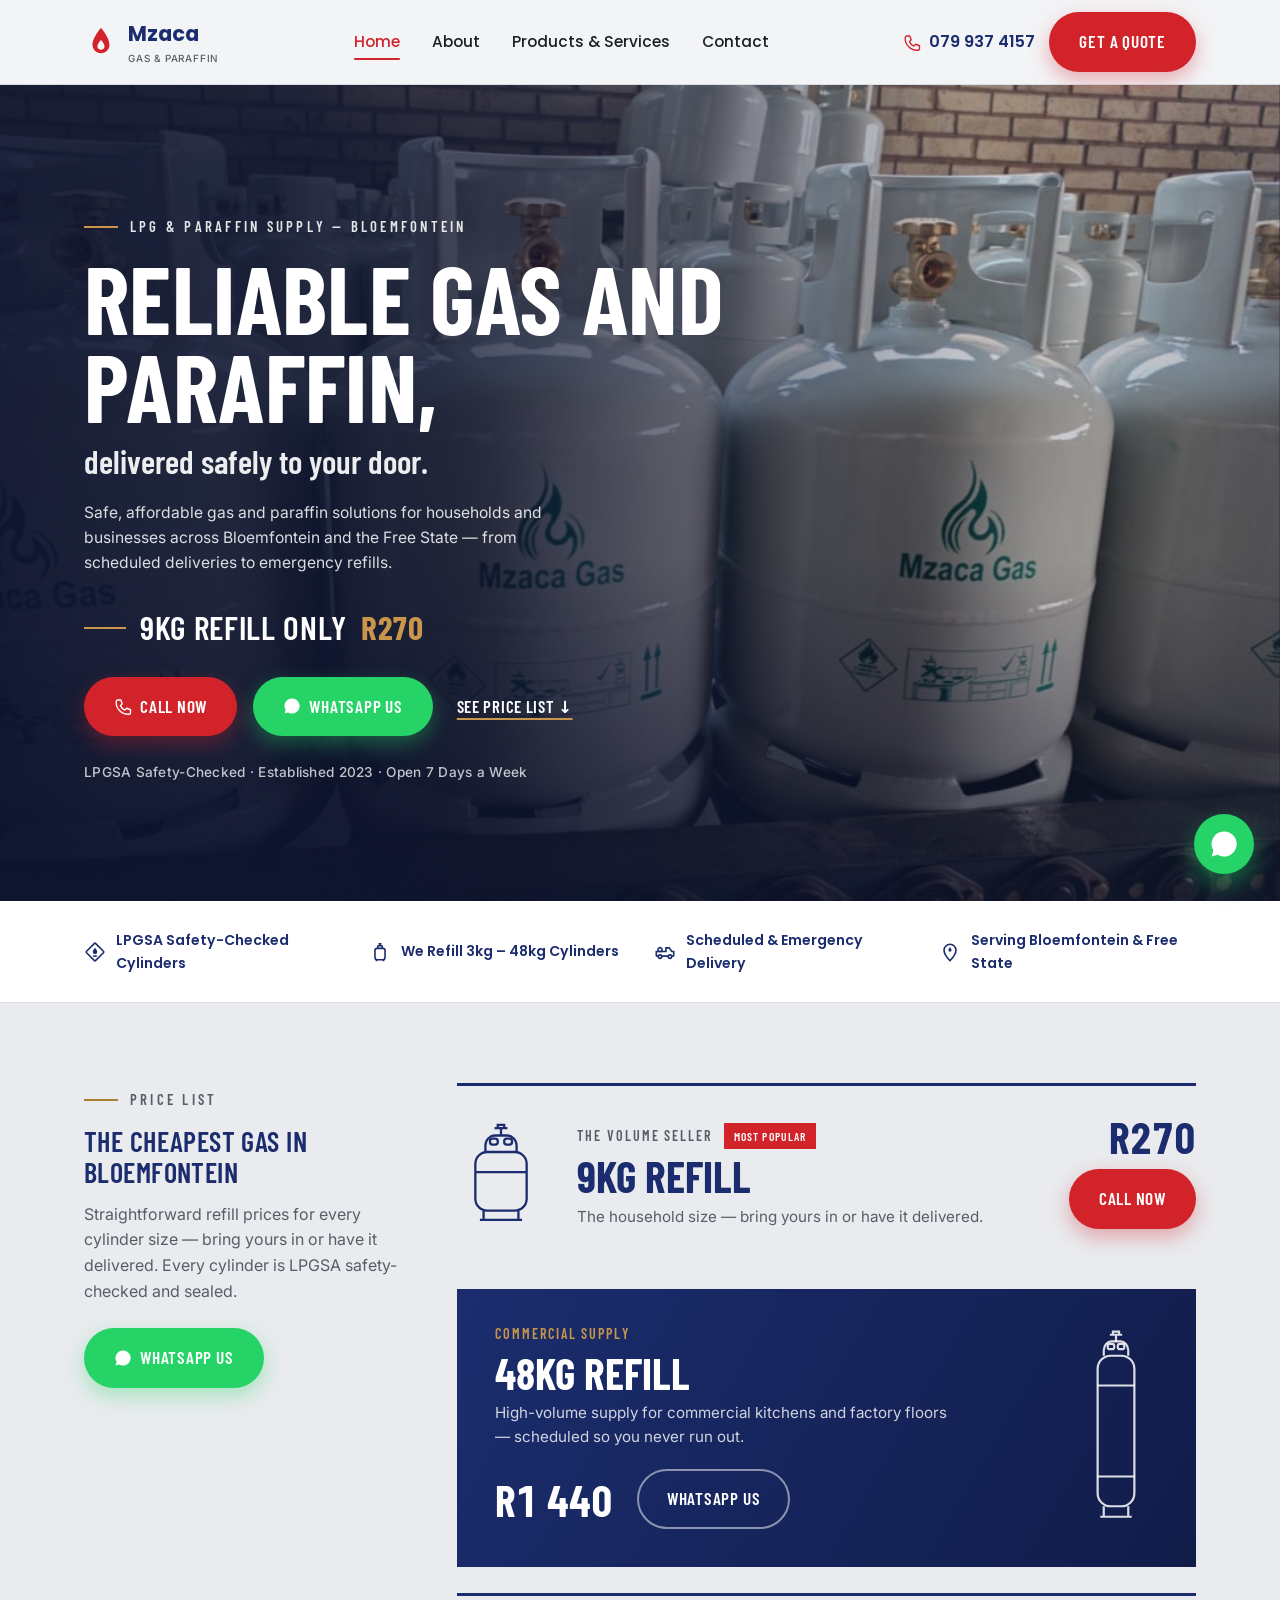
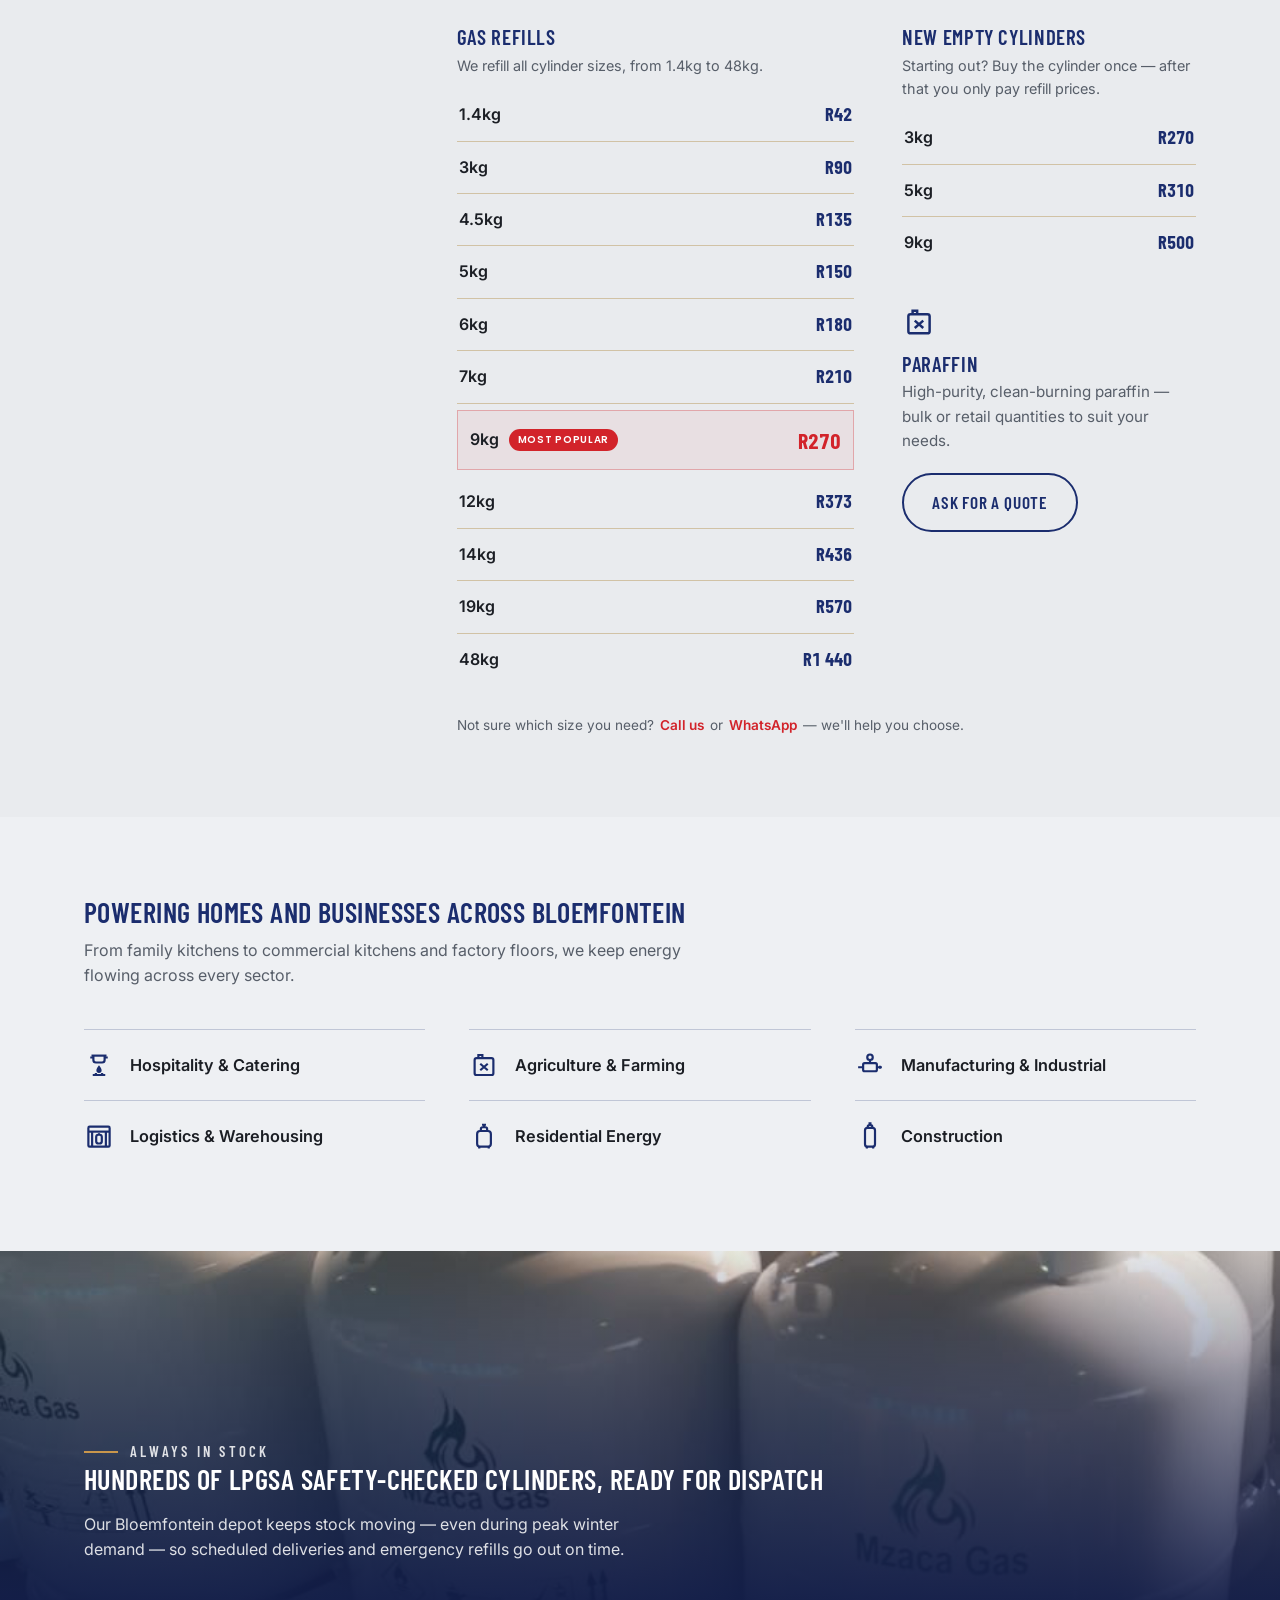
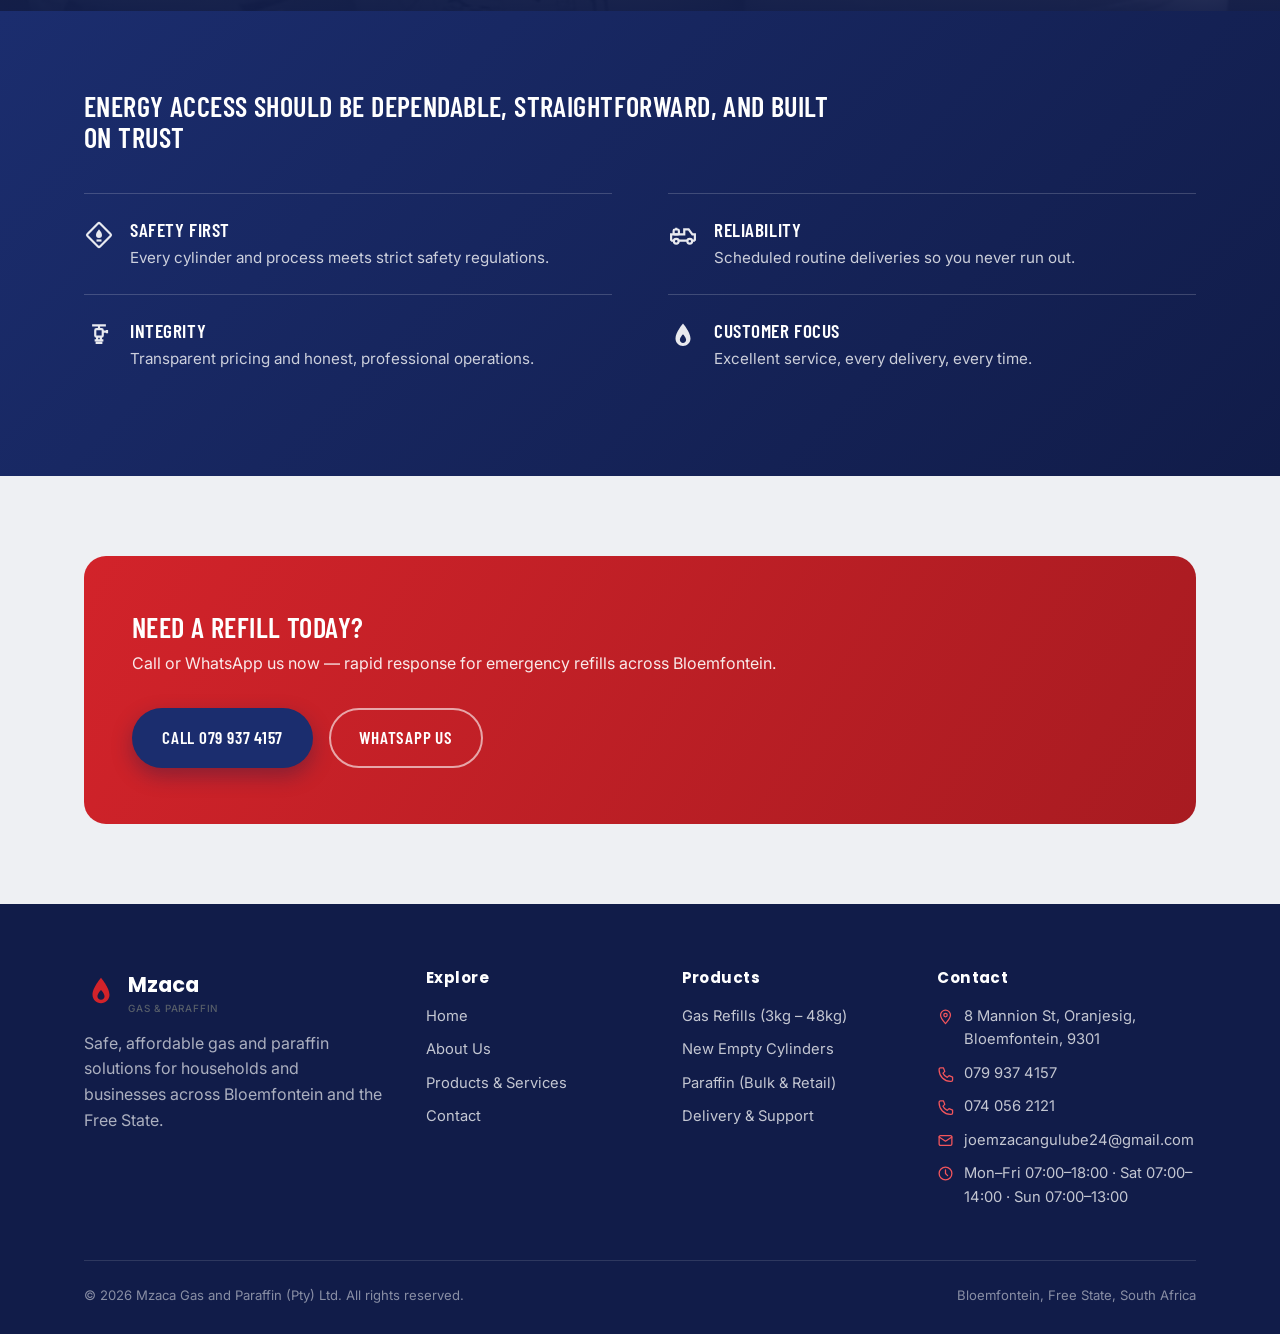
<file: index.html>
<!DOCTYPE html>
<html lang="en-ZA">

<head>
  <meta charset="UTF-8">
  <meta name="viewport" content="width=device-width, initial-scale=1.0">
  <title>Mzaca Gas and Paraffin | LPG Gas &amp; Paraffin Delivery in Bloemfontein</title>
  <meta name="description"
    content="Mzaca Gas and Paraffin (Pty) Ltd refills LPG gas cylinders from 1.4kg to 48kg — 9kg refill only R270 — and supplies quality paraffin to homes and businesses in Bloemfontein, Free State. Open 7 days a week.">
  <meta name="keywords"
    content="gas Bloemfontein, LPG Bloemfontein, gas refill Bloemfontein, cheapest gas Bloemfontein, paraffin Bloemfontein, gas delivery Free State, 9kg gas refill price, 19kg gas cylinder, 48kg gas cylinder">
  <link rel="canonical" href="https://www.mzacagasparaffin.com/">
  <meta property="og:type" content="website">
  <meta property="og:site_name" content="Mzaca Gas and Paraffin">
  <meta property="og:title" content="Mzaca Gas and Paraffin | LPG Gas &amp; Paraffin Delivery in Bloemfontein">
  <meta property="og:description"
    content="Cheapest gas in Bloemfontein — LPG refills from 1.4kg to 48kg, 9kg only R270. Safe, affordable gas and paraffin for homes and businesses.">
  <meta property="og:url" content="https://www.mzacagasparaffin.com/">
  <meta property="og:image" content="https://www.mzacagasparaffin.com/assets/images/cylinders-lineup.jpg">
  <meta property="og:image:width" content="1280">
  <meta property="og:image:height" content="720">
  <meta property="og:image:alt" content="Mzaca Gas cylinders lined up at the Bloemfontein depot">
  <meta name="theme-color" content="#1b2d6e">
  <link rel="icon" type="image/svg+xml"
    href="data:image/svg+xml,%3Csvg xmlns='http://www.w3.org/2000/svg' viewBox='0 0 24 24'%3E%3Crect width='24' height='24' rx='6' fill='%23EEF0F3'/%3E%3Cpath fill='%23D2232A' fill-rule='evenodd' clip-rule='evenodd' d='M12 3C12 3 7 9.5 7 14C7 17.31 9.24 20 12 20C14.76 20 17 17.31 17 14C17 9.5 12 3 12 3ZM12 17.5C10.9 17.5 10 16.6 10 15.4C10 13.8 12 11.8 12 11.8C12 11.8 14 13.8 14 15.4C14 16.6 13.1 17.5 12 17.5Z'/%3E%3C/svg%3E">
  <link rel="preload" as="image" href="assets/images/cylinders-lineup.jpg" fetchpriority="high">
  <link rel="preconnect" href="https://fonts.googleapis.com">
  <link rel="preconnect" href="https://fonts.gstatic.com" crossorigin>
  <link
    href="https://fonts.googleapis.com/css2?family=Inter:wght@400;500;600;700&amp;family=Poppins:wght@600;700&amp;family=Barlow+Condensed:wght@600;700&amp;display=swap"
    rel="stylesheet">
  <link rel="stylesheet" href="assets/css/style.css">
  <script type="application/ld+json">
{
  "@context": "https://schema.org",
  "@type": "LocalBusiness",
  "name": "Mzaca Gas and Paraffin (Pty) Ltd",
  "image": "https://www.mzacagasparaffin.com/assets/images/cylinders-lineup.jpg",
  "url": "https://www.mzacagasparaffin.com/",
  "telephone": "+27799374157",
  "email": "joemzacangulube24@gmail.com",
  "address": {
    "@type": "PostalAddress",
    "streetAddress": "8 Mannion St, Oranjesig",
    "addressLocality": "Bloemfontein",
    "addressRegion": "Free State",
    "postalCode": "9301",
    "addressCountry": "ZA"
  },
  "areaServed": "Bloemfontein, Free State, South Africa",
  "openingHoursSpecification": [
    { "@type": "OpeningHoursSpecification", "dayOfWeek": ["Monday","Tuesday","Wednesday","Thursday","Friday"], "opens": "07:00", "closes": "18:00" },
    { "@type": "OpeningHoursSpecification", "dayOfWeek": "Saturday", "opens": "07:00", "closes": "14:00" },
    { "@type": "OpeningHoursSpecification", "dayOfWeek": "Sunday", "opens": "07:00", "closes": "13:00" }
  ],
  "priceRange": "R42 - R1440"
}
</script>
</head>

<body class="home">

  <svg class="svg-defs" aria-hidden="true" focusable="false" xmlns="http://www.w3.org/2000/svg">
    <defs>
      <!-- Depot icon set: 1.75 stroke, squared caps, drawn from the premises -->
      <symbol id="i-cyl" viewBox="0 0 24 24">
        <path d="M12 5V3M10.4 3h3.2" />
        <path d="M9.5 8V6.4C9.5 5.6 10.1 5 10.9 5h2.2c.8 0 1.4.6 1.4 1.4V8" />
        <rect x="6.5" y="8" width="11" height="12.5" rx="2.4" />
        <path d="M8.2 20.5V22M15.8 20.5V22" />
      </symbol>
      <symbol id="i-cyltall" viewBox="0 0 24 24">
        <path d="M12 3.2V1.8M10.8 1.8h2.4" />
        <path d="M10.2 5.5V4.4c0-.7.5-1.2 1.2-1.2h1.2c.7 0 1.2.5 1.2 1.2v1.1" />
        <rect x="8" y="5.5" width="8" height="15" rx="2" />
        <path d="M9.5 20.5V22M14.5 20.5V22" />
      </symbol>
      <symbol id="i-placard" viewBox="0 0 24 24">
        <rect x="4.9" y="4.9" width="14.2" height="14.2" rx="1.2" transform="rotate(45 12 12)" />
        <path fill="currentColor" stroke="none"
          d="M12 7.4c-1.5 1.9-2.4 3.2-2.4 4.5a2.4 2.4 0 0 0 4.8 0c0-1.3-.9-2.6-2.4-4.5z" />
        <path d="M10 16.4h4" />
      </symbol>
      <symbol id="i-valve" viewBox="0 0 24 24">
        <path d="M6.5 3.5h11M12 3.5v3" />
        <rect x="9" y="6.5" width="6" height="6" rx="1" />
        <path d="M15 8.5h3.4M18.4 7.2v2.6" />
        <path d="M10.5 12.5v3M13.5 12.5v3M8.5 15.5h7M9.3 17.5h5.4" />
      </symbol>
      <symbol id="i-regulator" viewBox="0 0 24 24">
        <circle cx="12" cy="5.8" r="2.2" />
        <path d="M12 8v2.5" />
        <rect x="6.5" y="10.5" width="11" height="6.5" rx="1.2" />
        <path d="M2.5 13.8H6.5M17.5 13.8h4M20 12.6v2.4" />
      </symbol>
      <symbol id="i-cage" viewBox="0 0 24 24">
        <rect x="3.5" y="4.5" width="17" height="16" rx="1" />
        <path d="M3.5 8.5h17" />
        <rect x="9.75" y="11" width="4.5" height="7" rx="1.8" />
        <path d="M12 11V9.8" />
        <path d="M6.5 8.5v12M17.5 8.5v12" />
      </symbol>
      <symbol id="i-bakkie" viewBox="0 0 24 24">
        <path d="M2.5 16.5V11.5h10.5V7.5H16.5l3 4h2v5" />
        <path d="M2.5 16.5h2M8.7 16.5h6.6M19.7 16.5h1.8" />
        <circle cx="6.6" cy="17" r="1.9" />
        <circle cx="17.4" cy="17" r="1.9" />
        <rect x="4.5" y="7.6" width="4.2" height="3.9" rx="1" />
        <path d="M6.6 7.6V6.2" />
      </symbol>
      <symbol id="i-jerry" viewBox="0 0 24 24">
        <rect x="4.5" y="6.5" width="15" height="13.5" rx="1.5" />
        <path d="M7.5 6.5V4h3.2v2.5" />
        <path d="M9 11l6 5.2M15 11l-6 5.2" />
      </symbol>
      <symbol id="i-burner" viewBox="0 0 24 24">
        <path d="M6 4.5h12" />
        <path d="M7.5 4.5V8c0 1.2.9 2 2 2h5c1.1 0 2-.8 2-2V4.5" />
        <path d="M7.5 6H5M16.5 6H19" />
        <path fill="currentColor" stroke="none"
          d="M12 12.2c-1.3 1.7-2.1 2.9-2.1 4a2.1 2.1 0 0 0 4.2 0c0-1.1-.8-2.3-2.1-4z" />
        <path d="M7 20h10M9.5 20v-1.7M14.5 20v-1.7" />
      </symbol>
      <symbol id="i-pin" viewBox="0 0 24 24">
        <path d="M12 21.5S5.5 14.7 5.5 10a6.5 6.5 0 0 1 13 0c0 4.7-6.5 11.5-6.5 11.5z" />
        <path fill="currentColor" stroke="none"
          d="M12 6.8c-1 1.3-1.7 2.2-1.7 3.1a1.7 1.7 0 0 0 3.4 0c0-.9-.7-1.8-1.7-3.1z" />
      </symbol>
      <symbol id="i-flame" viewBox="0 0 24 24">
        <path fill="currentColor" stroke="none" fill-rule="evenodd" clip-rule="evenodd"
          d="M12 2C12 2 6 9 6 14C6 17.31 8.69 20 12 20C15.31 20 18 17.31 18 14C18 9 12 2 12 2ZM12 17.5C10.62 17.5 9.5 16.38 9.5 15C9.5 13 12 10.5 12 10.5C12 10.5 14.5 13 14.5 15C14.5 16.38 13.38 17.5 12 17.5Z" />
      </symbol>
      <!-- Feature silhouettes: true relative proportions -->
      <symbol id="fs-cyl9" viewBox="0 0 96 120">
        <path d="M48 18V10M41 10h14M44.5 10V6.5h7V10" />
        <path d="M31 36v-7c0-6.5 5.5-11 10-11h14c4.5 0 10 4.5 10 11v7" />
        <rect x="36" y="21.5" width="8.5" height="6.5" rx="2.8" />
        <rect x="51.5" y="21.5" width="8.5" height="6.5" rx="2.8" />
        <rect x="20" y="36" width="56" height="64" rx="13" />
        <path d="M20 58h56" />
        <path d="M29 100v10M67 100v10M25 110h46" />
      </symbol>
      <symbol id="fs-cyl48" viewBox="0 0 96 232">
        <path d="M48 18V10M41 10h14M44.5 10V6.5h7V10" />
        <path d="M34 34v-6c0-6.5 5-10.5 8.5-10.5h11c3.5 0 8.5 4 8.5 10.5v6" />
        <rect x="38.5" y="20.5" width="7.5" height="6" rx="2.6" />
        <rect x="50" y="20.5" width="7.5" height="6" rx="2.6" />
        <rect x="27" y="34" width="42" height="172" rx="15" />
        <path d="M27 68h42M27 172h42" />
        <path d="M34 206v12M62 206v12M30 218h36" />
      </symbol>
    </defs>
  </svg>

  <header class="site-header">
    <div class="container">
      <a href="index.html" class="brand">
        <svg class="flame-mark" viewBox="0 0 24 24" fill="currentColor">
          <path fill-rule="evenodd" clip-rule="evenodd"
            d="M12 2C12 2 6 9 6 14C6 17.31 8.69 20 12 20C15.31 20 18 17.31 18 14C18 9 12 2 12 2ZM12 17.5C10.62 17.5 9.5 16.38 9.5 15C9.5 13 12 10.5 12 10.5C12 10.5 14.5 13 14.5 15C14.5 16.38 13.38 17.5 12 17.5Z" />
        </svg>
        <span>Mzaca<span class="brand-sub">Gas &amp; Paraffin</span></span>
      </a>
      <button class="nav-toggle" aria-label="Toggle navigation" aria-expanded="false">
        <svg viewBox="0 0 24 24" fill="none" stroke="currentColor" stroke-width="1.8" stroke-linecap="round">
          <line x1="3" y1="6" x2="21" y2="6" />
          <line x1="3" y1="12" x2="21" y2="12" />
          <line x1="3" y1="18" x2="21" y2="18" />
        </svg>
      </button>
      <nav class="main-nav" aria-label="Primary">
        <ul>
          <li><a href="index.html" aria-current="page">Home</a></li>
          <li><a href="about.html">About</a></li>
          <li><a href="services.html">Products &amp; Services</a></li>
          <li><a href="contact.html">Contact</a></li>
        </ul>
      </nav>
      <div class="header-actions">
        <a class="header-call" href="tel:+27799374157">
          <svg viewBox="0 0 24 24" fill="none" stroke="currentColor" stroke-width="1.8" stroke-linecap="round"
            stroke-linejoin="round">
            <path d="M5 4h4l2 5-2.5 2.5a12 12 0 0 0 6 6L17 15l5 2v4a2 2 0 0 1-2 2A16 16 0 0 1 3 6a2 2 0 0 1 2-2z" />
          </svg>
          <span>079 937 4157</span>
        </a>
        <a class="btn btn-primary" href="contact.html">Get a Quote</a>
      </div>
    </div>
  </header>

  <section class="hero">
    <div class="hero-media" aria-hidden="false">
      <img src="assets/images/cylinders-lineup.jpg"
        alt="LPGSA safety-checked Mzaca Gas cylinders lined up ready for delivery" width="1280" height="720"
        fetchpriority="high">
    </div>
    <div class="container hero-inner">
      <p class="cap cap--onphoto">LPG &amp; Paraffin Supply — Bloemfontein</p>
      <h1 class="hero-title">
        <span class="hero-title-loud">Reliable gas and paraffin,</span>
        <span class="hero-title-quiet">delivered safely to your door.</span>
      </h1>
      <p class="lead">Safe, affordable gas and paraffin solutions for households and businesses across Bloemfontein and
        the Free State — from scheduled deliveries to emergency refills.</p>
      <p class="hero-price">9kg refill only <strong>R270</strong></p>
      <div class="cta-row hero-cta">
        <a class="btn btn-primary" href="tel:+27799374157">
          <svg viewBox="0 0 24 24" fill="none" stroke="currentColor" stroke-width="1.8" stroke-linecap="round"
            stroke-linejoin="round">
            <path d="M5 4h4l2 5-2.5 2.5a12 12 0 0 0 6 6L17 15l5 2v4a2 2 0 0 1-2 2A16 16 0 0 1 3 6a2 2 0 0 1 2-2z" />
          </svg>
          Call Now
        </a>
        <a class="btn btn-whatsapp"
          href="https://wa.me/27799374157?text=Hi%20Mzaca%2C%20I%27d%20like%20to%20find%20out%20more%20about%20your%20gas%20and%20paraffin%20supply."
          target="_blank" rel="noopener">
          <svg viewBox="0 0 24 24" fill="currentColor">
            <path d="M12 2a10 10 0 0 0-8.5 15.2L2 22l4.9-1.5A10 10 0 1 0 12 2z" />
          </svg>
          WhatsApp Us
        </a>
        <a class="hero-prices-link" href="#prices">See Price List&nbsp;&darr;</a>
      </div>
      <p class="hero-meta">LPGSA Safety-Checked &middot; Established 2023 &middot; Open 7 Days a Week</p>
    </div>
  </section>

  <div class="trust-strip">
    <div class="container">
      <span class="trust-item">
        <svg viewBox="0 0 24 24" fill="none" stroke="currentColor" stroke-width="1.75">
          <use href="#i-placard" />
        </svg>
        LPGSA Safety-Checked Cylinders
      </span>
      <span class="trust-item">
        <svg viewBox="0 0 24 24" fill="none" stroke="currentColor" stroke-width="1.75">
          <use href="#i-cyl" />
        </svg>
        We Refill 3kg &ndash; 48kg Cylinders
      </span>
      <span class="trust-item">
        <svg viewBox="0 0 24 24" fill="none" stroke="currentColor" stroke-width="1.75">
          <use href="#i-bakkie" />
        </svg>
        Scheduled &amp; Emergency Delivery
      </span>
      <span class="trust-item">
        <svg viewBox="0 0 24 24" fill="none" stroke="currentColor" stroke-width="1.75">
          <use href="#i-pin" />
        </svg>
        Serving Bloemfontein &amp; Free State
      </span>
    </div>
  </div>

  <section class="section section--alt ledger" id="prices">
    <div class="container ledger-grid">
      <aside class="ledger-rail">
        <p class="cap">Price List</p>
        <h2>The Cheapest Gas in Bloemfontein</h2>
        <p>Straightforward refill prices for every cylinder size — bring yours in or have it delivered. Every cylinder
          is LPGSA safety-checked and sealed.</p>
        <a class="btn btn-whatsapp"
          href="https://wa.me/27799374157?text=Hi%20Mzaca%2C%20I%27d%20like%20to%20find%20out%20more%20about%20your%20gas%20and%20paraffin%20supply."
          target="_blank" rel="noopener">
          <svg viewBox="0 0 24 24" fill="currentColor">
            <path d="M12 2a10 10 0 0 0-8.5 15.2L2 22l4.9-1.5A10 10 0 1 0 12 2z" />
          </svg>
          WhatsApp Us
        </a>
      </aside>
      <div class="ledger-main">

        <article class="feature-row feature-row--9kg">
          <svg class="feature-cyl" viewBox="0 0 96 120" fill="none" stroke="currentColor" stroke-width="2.5">
            <use href="#fs-cyl9" />
          </svg>
          <div class="feature-body">
            <p class="feature-kicker">The volume seller <span class="flag">Most Popular</span></p>
            <h3 class="feature-size">9kg refill</h3>
            <p class="feature-note">The household size — bring yours in or have it delivered.</p>
          </div>
          <div class="feature-buy">
            <p class="feature-price">R270</p>
            <a class="btn btn-primary" href="tel:+27799374157">Call Now</a>
          </div>
        </article>

        <article class="feature-row feature-row--48kg">
          <div class="feature-body">
            <p class="feature-kicker">Commercial supply</p>
            <h3 class="feature-size">48kg refill</h3>
            <p class="feature-note">High-volume supply for commercial kitchens and factory floors — scheduled so you
              never run out.</p>
            <div class="feature-buy">
              <p class="feature-price">R1&nbsp;440</p>
              <a class="btn btn-outline"
                href="https://wa.me/27799374157?text=Hi%20Mzaca%2C%20I%27d%20like%20to%20find%20out%20more%20about%20your%20gas%20and%20paraffin%20supply."
                target="_blank" rel="noopener">WhatsApp Us</a>
            </div>
          </div>
          <svg class="feature-cyl feature-cyl--48" viewBox="0 0 96 232" fill="none" stroke="currentColor"
            stroke-width="2.5">
            <use href="#fs-cyl48" />
          </svg>
        </article>

        <div class="ledger-cols">
          <div class="ledger-block">
            <h3>Gas Refills</h3>
            <p class="panel-note">We refill all cylinder sizes, from 1.4kg to 48kg.</p>
            <ul class="ledger-list">
              <li><span class="size">1.4kg</span><span class="amount">R42</span></li>
              <li><span class="size">3kg</span><span class="amount">R90</span></li>
              <li><span class="size">4.5kg</span><span class="amount">R135</span></li>
              <li><span class="size">5kg</span><span class="amount">R150</span></li>
              <li><span class="size">6kg</span><span class="amount">R180</span></li>
              <li><span class="size">7kg</span><span class="amount">R210</span></li>
              <li class="featured"><span class="size">9kg <span class="price-chip">Most Popular</span></span><span
                  class="amount">R270</span></li>
              <li><span class="size">12kg</span><span class="amount">R373</span></li>
              <li><span class="size">14kg</span><span class="amount">R436</span></li>
              <li><span class="size">19kg</span><span class="amount">R570</span></li>
              <li><span class="size">48kg</span><span class="amount">R1&nbsp;440</span></li>
            </ul>
          </div>
          <div class="ledger-side">
            <div class="ledger-block">
              <h3>New Empty Cylinders</h3>
              <p class="panel-note">Starting out? Buy the cylinder once — after that you only pay refill prices.</p>
              <ul class="ledger-list">
                <li><span class="size">3kg</span><span class="amount">R270</span></li>
                <li><span class="size">5kg</span><span class="amount">R310</span></li>
                <li><span class="size">9kg</span><span class="amount">R500</span></li>
              </ul>
            </div>
            <div class="ledger-block ledger-block--paraffin">
              <svg class="mark" viewBox="0 0 24 24" fill="none" stroke="currentColor" stroke-width="1.75">
                <use href="#i-jerry" />
              </svg>
              <h3>Paraffin</h3>
              <p>High-purity, clean-burning paraffin — bulk or retail quantities to suit your needs.</p>
              <a class="btn btn-navy-outline" href="contact.html">Ask for a Quote</a>
            </div>
          </div>
        </div>

        <p class="price-fineprint">Not sure which size you need? <a href="tel:+27799374157"
            style="color:var(--color-red); font-weight:600;">Call us</a> or <a href="https://wa.me/27799374157"
            target="_blank" rel="noopener" style="color:var(--color-red); font-weight:600;">WhatsApp</a> — we'll help
          you choose.</p>
      </div>
    </div>
  </section>

  <section class="section">
    <div class="container">
      <div class="sec-head">
        <h2>Powering Homes and Businesses Across Bloemfontein</h2>
        <p>From family kitchens to commercial kitchens and factory floors, we keep energy flowing across every sector.
        </p>
      </div>
      <ul class="mark-list mark-list--industries">
        <li>
          <svg class="mark" viewBox="0 0 24 24" fill="none" stroke="currentColor" stroke-width="1.75">
            <use href="#i-burner" />
          </svg>
          <h3>Hospitality &amp; Catering</h3>
        </li>
        <li>
          <svg class="mark" viewBox="0 0 24 24" fill="none" stroke="currentColor" stroke-width="1.75">
            <use href="#i-jerry" />
          </svg>
          <h3>Agriculture &amp; Farming</h3>
        </li>
        <li>
          <svg class="mark" viewBox="0 0 24 24" fill="none" stroke="currentColor" stroke-width="1.75">
            <use href="#i-regulator" />
          </svg>
          <h3>Manufacturing &amp; Industrial</h3>
        </li>
        <li>
          <svg class="mark" viewBox="0 0 24 24" fill="none" stroke="currentColor" stroke-width="1.75">
            <use href="#i-cage" />
          </svg>
          <h3>Logistics &amp; Warehousing</h3>
        </li>
        <li>
          <svg class="mark" viewBox="0 0 24 24" fill="none" stroke="currentColor" stroke-width="1.75">
            <use href="#i-cyl" />
          </svg>
          <h3>Residential Energy</h3>
        </li>
        <li>
          <svg class="mark" viewBox="0 0 24 24" fill="none" stroke="currentColor" stroke-width="1.75">
            <use href="#i-cyltall" />
          </svg>
          <h3>Construction</h3>
        </li>
      </ul>
    </div>
  </section>

  <section class="image-band" style="background-image:url('assets/images/cylinders-warehouse.jpg');">
    <div class="container">
      <p class="cap cap--onphoto">Always In Stock</p>
      <h2>Hundreds of LPGSA Safety-Checked Cylinders, Ready for Dispatch</h2>
      <p>Our Bloemfontein depot keeps stock moving — even during peak winter demand — so scheduled deliveries and
        emergency refills go out on time.</p>
    </div>
  </section>

  <section class="section section--navy">
    <div class="container">
      <div class="sec-head">
        <h2>Energy Access Should Be Dependable, Straightforward, and Built on Trust</h2>
      </div>
      <ul class="mark-list mark-list--values">
        <li>
          <svg class="mark" viewBox="0 0 24 24" fill="none" stroke="currentColor" stroke-width="1.75">
            <use href="#i-placard" />
          </svg>
          <div>
            <h3>Safety First</h3>
            <p>Every cylinder and process meets strict safety regulations.</p>
          </div>
        </li>
        <li>
          <svg class="mark" viewBox="0 0 24 24" fill="none" stroke="currentColor" stroke-width="1.75">
            <use href="#i-bakkie" />
          </svg>
          <div>
            <h3>Reliability</h3>
            <p>Scheduled routine deliveries so you never run out.</p>
          </div>
        </li>
        <li>
          <svg class="mark" viewBox="0 0 24 24" fill="none" stroke="currentColor" stroke-width="1.75">
            <use href="#i-valve" />
          </svg>
          <div>
            <h3>Integrity</h3>
            <p>Transparent pricing and honest, professional operations.</p>
          </div>
        </li>
        <li>
          <svg class="mark" viewBox="0 0 24 24" fill="none" stroke="currentColor" stroke-width="1.75">
            <use href="#i-flame" />
          </svg>
          <div>
            <h3>Customer Focus</h3>
            <p>Excellent service, every delivery, every time.</p>
          </div>
        </li>
      </ul>
    </div>
  </section>

  <section class="section">
    <div class="container">
      <div class="cta-banner">
        <div>
          <h2>Need a refill today?</h2>
          <p>Call or WhatsApp us now — rapid response for emergency refills across Bloemfontein.</p>
        </div>
        <div class="cta-row">
          <a class="btn btn-primary" href="tel:+27799374157">Call 079 937 4157</a>
          <a class="btn btn-outline" style="border-color:rgba(255,255,255,0.6); color:#fff;"
            href="https://wa.me/27799374157" target="_blank" rel="noopener">WhatsApp Us</a>
        </div>
      </div>
    </div>
  </section>

  <footer class="site-footer">
    <div class="container">
      <div class="footer-grid">
        <div class="footer-brand">
          <a href="index.html" class="brand">
            <svg class="flame-mark" viewBox="0 0 24 24" fill="currentColor">
              <path fill-rule="evenodd" clip-rule="evenodd"
                d="M12 2C12 2 6 9 6 14C6 17.31 8.69 20 12 20C15.31 20 18 17.31 18 14C18 9 12 2 12 2ZM12 17.5C10.62 17.5 9.5 16.38 9.5 15C9.5 13 12 10.5 12 10.5C12 10.5 14.5 13 14.5 15C14.5 16.38 13.38 17.5 12 17.5Z" />
            </svg>
            <span>Mzaca<span class="brand-sub">Gas &amp; Paraffin</span></span>
          </a>
          <p>Safe, affordable gas and paraffin solutions for households and businesses across Bloemfontein and the Free
            State.</p>
        </div>
        <div>
          <h4>Explore</h4>
          <ul>
            <li><a href="index.html">Home</a></li>
            <li><a href="about.html">About Us</a></li>
            <li><a href="services.html">Products &amp; Services</a></li>
            <li><a href="contact.html">Contact</a></li>
          </ul>
        </div>
        <div>
          <h4>Products</h4>
          <ul>
            <li><a href="index.html#prices">Gas Refills (3kg &ndash; 48kg)</a></li>
            <li><a href="index.html#prices">New Empty Cylinders</a></li>
            <li><a href="services.html">Paraffin (Bulk &amp; Retail)</a></li>
            <li><a href="services.html">Delivery &amp; Support</a></li>
          </ul>
        </div>
        <div>
          <h4>Contact</h4>
          <ul class="footer-contact">
            <li>
              <svg viewBox="0 0 24 24" fill="none" stroke="currentColor" stroke-width="1.8" stroke-linecap="round"
                stroke-linejoin="round">
                <path d="M12 22s7-7.58 7-12A7 7 0 0 0 5 10c0 4.42 7 12 7 12z" />
                <circle cx="12" cy="10" r="2.4" />
              </svg>
              <span>8 Mannion St, Oranjesig, Bloemfontein, 9301</span>
            </li>
            <li>
              <svg viewBox="0 0 24 24" fill="none" stroke="currentColor" stroke-width="1.8" stroke-linecap="round"
                stroke-linejoin="round">
                <path d="M5 4h4l2 5-2.5 2.5a12 12 0 0 0 6 6L17 15l5 2v4a2 2 0 0 1-2 2A16 16 0 0 1 3 6a2 2 0 0 1 2-2z" />
              </svg>
              <a href="tel:+27799374157">079 937 4157</a>
            </li>
            <li>
              <svg viewBox="0 0 24 24" fill="none" stroke="currentColor" stroke-width="1.8" stroke-linecap="round"
                stroke-linejoin="round">
                <path d="M5 4h4l2 5-2.5 2.5a12 12 0 0 0 6 6L17 15l5 2v4a2 2 0 0 1-2 2A16 16 0 0 1 3 6a2 2 0 0 1 2-2z" />
              </svg>
              <a href="tel:+27740562121">074 056 2121</a>
            </li>
            <li>
              <svg viewBox="0 0 24 24" fill="none" stroke="currentColor" stroke-width="1.8" stroke-linecap="round"
                stroke-linejoin="round">
                <rect x="3" y="5" width="18" height="14" rx="2" />
                <path d="M3 7l9 6 9-6" />
              </svg>
              <a href="mailto:joemzacangulube24@gmail.com">joemzacangulube24@gmail.com</a>
            </li>
            <li>
              <svg viewBox="0 0 24 24" fill="none" stroke="currentColor" stroke-width="1.8" stroke-linecap="round"
                stroke-linejoin="round">
                <circle cx="12" cy="12" r="9" />
                <path d="M12 7v5l3 3" />
              </svg>
              <span>Mon&ndash;Fri 07:00&ndash;18:00 &middot; Sat 07:00&ndash;14:00 &middot; Sun 07:00&ndash;13:00</span>
            </li>
          </ul>
        </div>
      </div>
      <div class="footer-bottom">
        <span>&copy; 2026 Mzaca Gas and Paraffin (Pty) Ltd. All rights reserved.</span>
        <span>Bloemfontein, Free State, South Africa</span>
      </div>
    </div>
  </footer>

  <a class="whatsapp-float"
    href="https://wa.me/27799374157?text=Hi%20Mzaca%2C%20I%27d%20like%20to%20find%20out%20more%20about%20your%20gas%20and%20paraffin%20supply."
    target="_blank" rel="noopener" aria-label="Chat with us on WhatsApp">
    <svg viewBox="0 0 24 24" fill="currentColor">
      <path d="M12 2a10 10 0 0 0-8.5 15.2L2 22l4.9-1.5A10 10 0 1 0 12 2z" />
    </svg>
  </a>

  <script src="assets/js/main.js"></script>
</body>

</html>
</file>
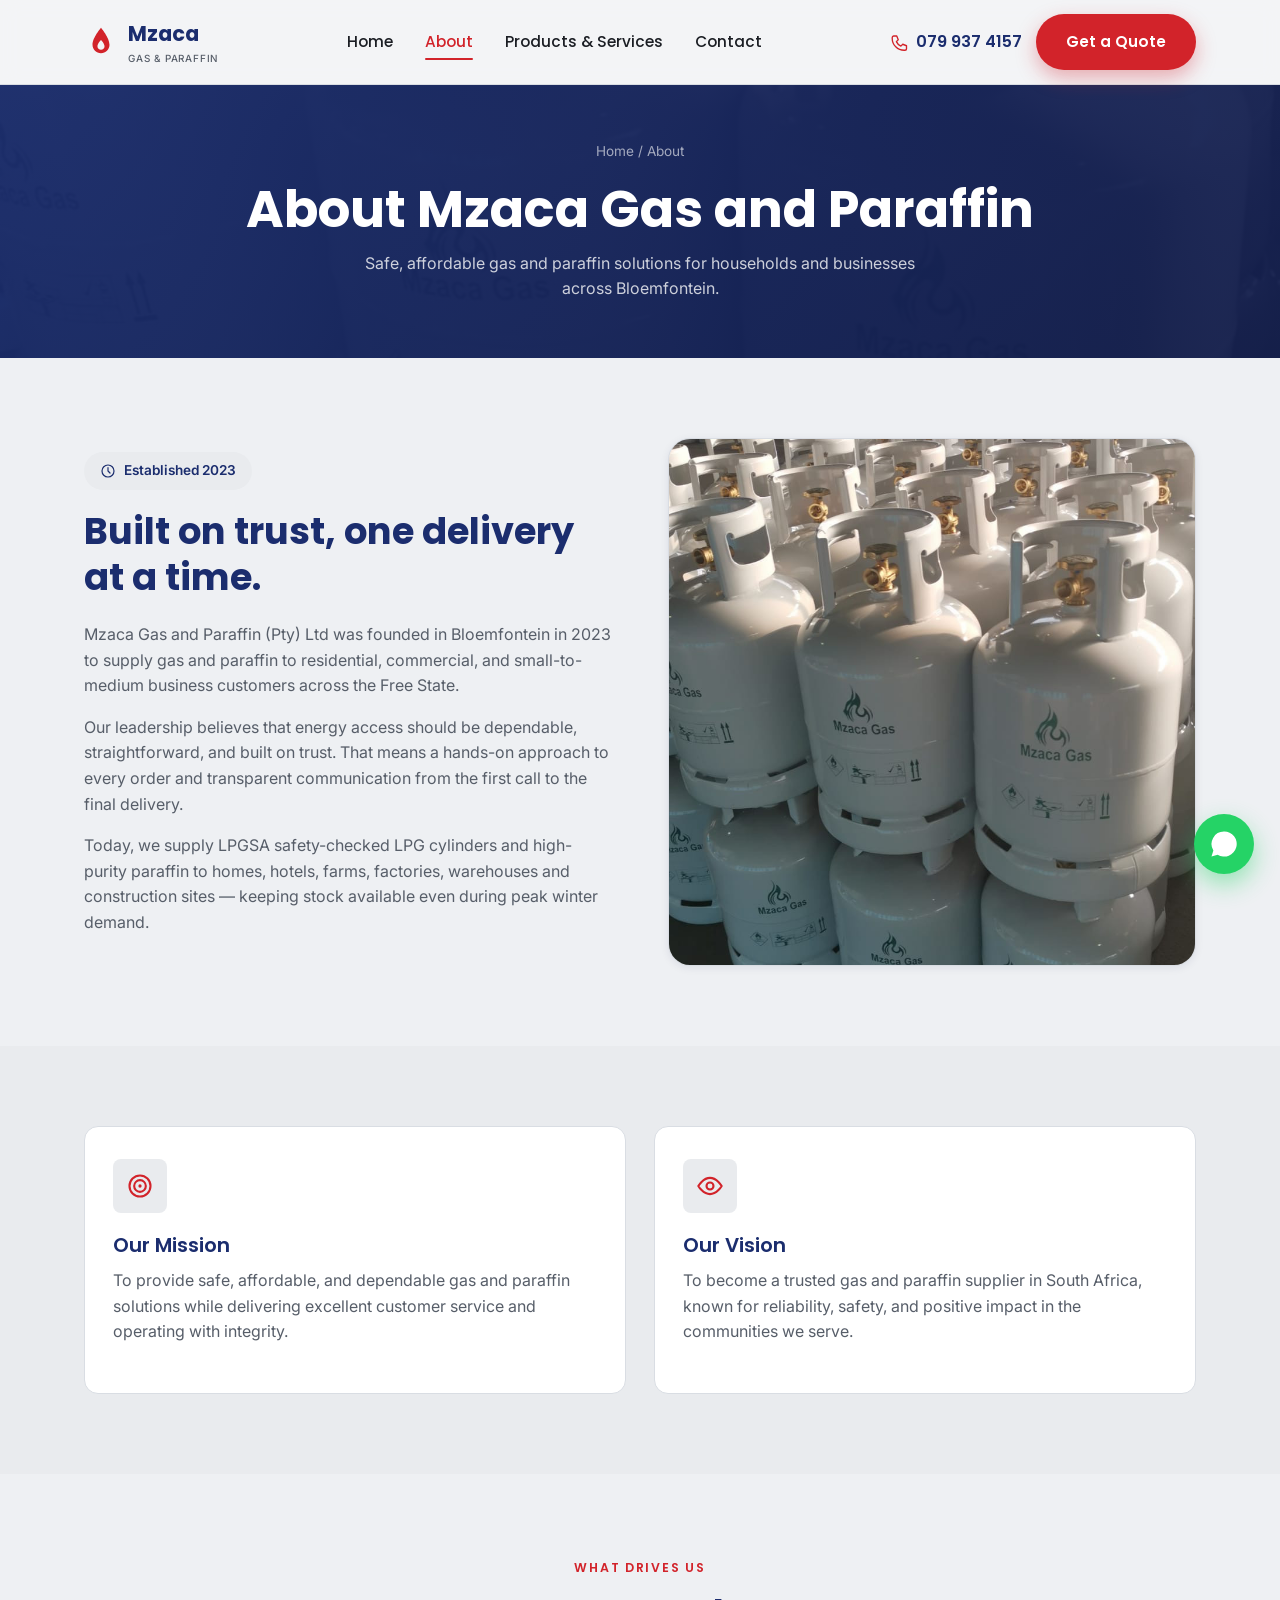
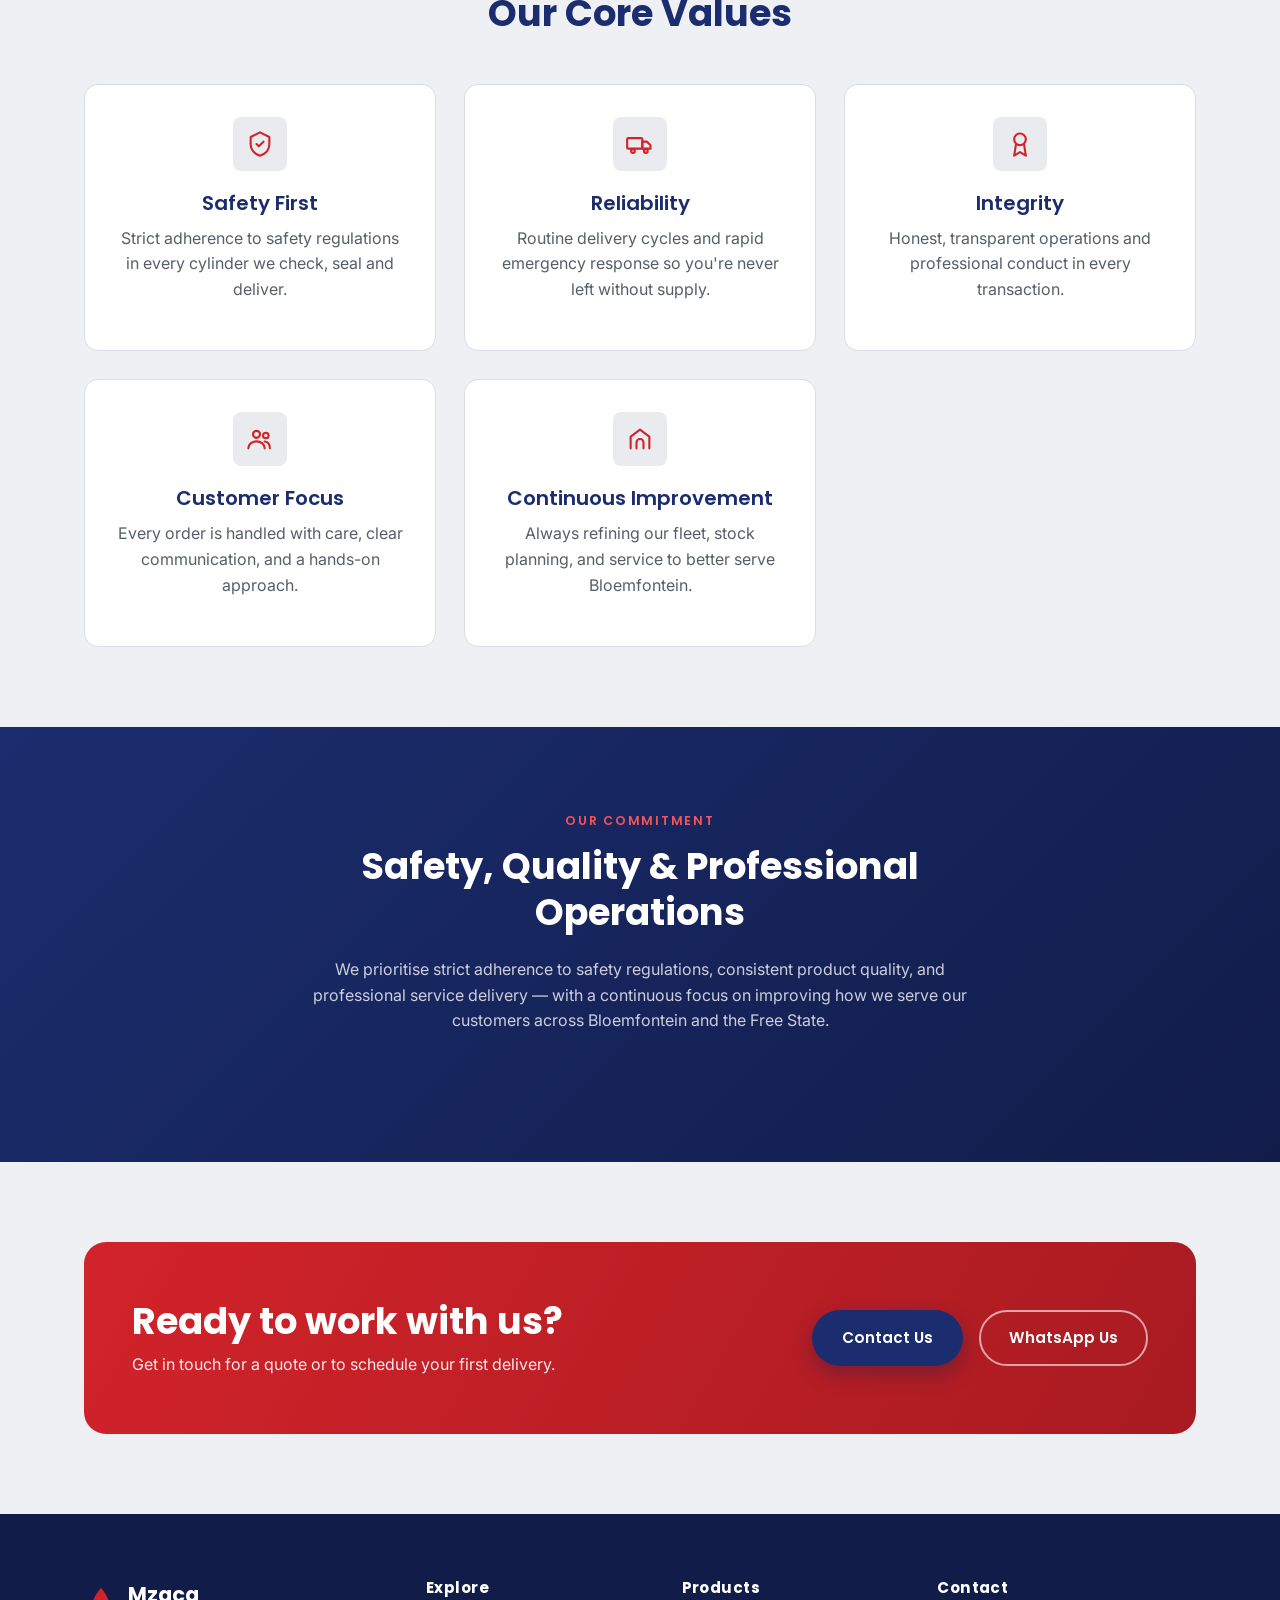
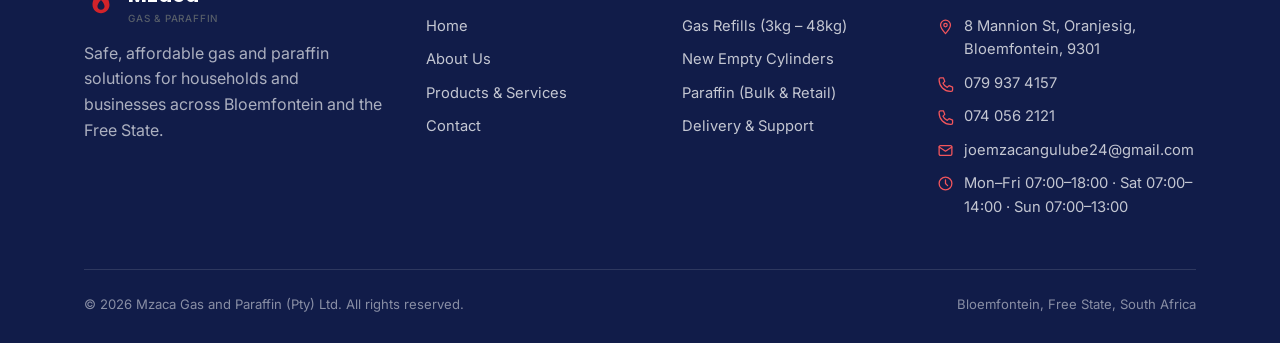
<file: about.html>
<!DOCTYPE html>
<html lang="en-ZA">
<head>
<meta charset="UTF-8">
<meta name="viewport" content="width=device-width, initial-scale=1.0">
<title>About Us | Mzaca Gas and Paraffin Bloemfontein</title>
<meta name="description" content="Founded in 2023, Mzaca Gas and Paraffin (Pty) Ltd supplies safe, dependable LPG gas and paraffin to homes and businesses across Bloemfontein. Learn our mission, vision and values.">
<link rel="canonical" href="https://www.mzacagasparaffin.com/about.html">
<meta property="og:type" content="website">
<meta property="og:url" content="https://www.mzacagasparaffin.com/about.html">
<meta property="og:site_name" content="Mzaca Gas and Paraffin">
<meta property="og:title" content="About Us | Mzaca Gas and Paraffin Bloemfontein">
<meta property="og:description" content="Founded in 2023, Mzaca Gas and Paraffin supplies safe, dependable LPG gas and paraffin across Bloemfontein.">
<meta property="og:image" content="https://www.mzacagasparaffin.com/assets/images/cylinders-lineup.jpg">
<meta property="og:image:width" content="1280">
<meta property="og:image:height" content="720">
<meta name="theme-color" content="#1b2d6e">
<link rel="icon" type="image/svg+xml" href="data:image/svg+xml,%3Csvg xmlns='http://www.w3.org/2000/svg' viewBox='0 0 24 24'%3E%3Crect width='24' height='24' rx='6' fill='%23EEF0F3'/%3E%3Cpath fill='%23D2232A' fill-rule='evenodd' clip-rule='evenodd' d='M12 3C12 3 7 9.5 7 14C7 17.31 9.24 20 12 20C14.76 20 17 17.31 17 14C17 9.5 12 3 12 3ZM12 17.5C10.9 17.5 10 16.6 10 15.4C10 13.8 12 11.8 12 11.8C12 11.8 14 13.8 14 15.4C14 16.6 13.1 17.5 12 17.5Z'/%3E%3C/svg%3E">
<link rel="preconnect" href="https://fonts.googleapis.com">
<link rel="preconnect" href="https://fonts.gstatic.com" crossorigin>
<link href="https://fonts.googleapis.com/css2?family=Inter:wght@400;500;600;700&amp;family=Poppins:wght@600;700&amp;display=swap" rel="stylesheet">
<link rel="stylesheet" href="assets/css/style.css">
</head>
<body>

<header class="site-header">
  <div class="container">
    <a href="index.html" class="brand">
      <svg class="flame-mark" viewBox="0 0 24 24" fill="currentColor"><path fill-rule="evenodd" clip-rule="evenodd" d="M12 2C12 2 6 9 6 14C6 17.31 8.69 20 12 20C15.31 20 18 17.31 18 14C18 9 12 2 12 2ZM12 17.5C10.62 17.5 9.5 16.38 9.5 15C9.5 13 12 10.5 12 10.5C12 10.5 14.5 13 14.5 15C14.5 16.38 13.38 17.5 12 17.5Z"/></svg>
      <span>Mzaca<span class="brand-sub">Gas &amp; Paraffin</span></span>
    </a>
    <button class="nav-toggle" aria-label="Toggle navigation" aria-expanded="false">
      <svg viewBox="0 0 24 24" fill="none" stroke="currentColor" stroke-width="1.8" stroke-linecap="round"><line x1="3" y1="6" x2="21" y2="6"/><line x1="3" y1="12" x2="21" y2="12"/><line x1="3" y1="18" x2="21" y2="18"/></svg>
    </button>
    <nav class="main-nav" aria-label="Primary">
      <ul>
        <li><a href="index.html">Home</a></li>
        <li><a href="about.html" aria-current="page">About</a></li>
        <li><a href="services.html">Products &amp; Services</a></li>
        <li><a href="contact.html">Contact</a></li>
      </ul>
    </nav>
    <div class="header-actions">
      <a class="header-call" href="tel:+27799374157">
        <svg viewBox="0 0 24 24" fill="none" stroke="currentColor" stroke-width="1.8" stroke-linecap="round" stroke-linejoin="round"><path d="M5 4h4l2 5-2.5 2.5a12 12 0 0 0 6 6L17 15l5 2v4a2 2 0 0 1-2 2A16 16 0 0 1 3 6a2 2 0 0 1 2-2z"/></svg>
        <span>079 937 4157</span>
      </a>
      <a class="btn btn-primary" href="contact.html">Get a Quote</a>
    </div>
  </div>
</header>

<section class="page-hero page-hero--photo" style="background-image:url('assets/images/cylinders-warehouse.jpg');">
  <div class="container">
    <div class="breadcrumb"><a href="index.html">Home</a> / About</div>
    <h1>About Mzaca Gas and Paraffin</h1>
    <p>Safe, affordable gas and paraffin solutions for households and businesses across Bloemfontein.</p>
  </div>
</section>

<section class="section">
  <div class="container">
    <div class="split">
      <div>
        <span class="timeline-tag">
          <svg viewBox="0 0 24 24" fill="none" stroke="currentColor" stroke-width="1.8" stroke-linecap="round" stroke-linejoin="round" width="16" height="16"><circle cx="12" cy="12" r="9"/><path d="M12 7v5l3 3"/></svg>
          Established 2023
        </span>
        <h2>Built on trust, one delivery at a time.</h2>
        <p>Mzaca Gas and Paraffin (Pty) Ltd was founded in Bloemfontein in 2023 to supply gas and paraffin to residential, commercial, and small-to-medium business customers across the Free State.</p>
        <p>Our leadership believes that energy access should be dependable, straightforward, and built on trust. That means a hands-on approach to every order and transparent communication from the first call to the final delivery.</p>
        <p>Today, we supply LPGSA safety-checked LPG cylinders and high-purity paraffin to homes, hotels, farms, factories, warehouses and construction sites — keeping stock available even during peak winter demand.</p>
      </div>
      <div class="split-art">
        <img src="assets/images/cylinders-warehouse.jpg" alt="Mzaca Gas depot in Bloemfontein stocked with hundreds of branded LPG cylinders" loading="lazy" width="899" height="1599">
      </div>
    </div>
  </div>
</section>

<section class="section section--alt">
  <div class="container">
    <div class="grid grid-2">
      <div class="card">
        <div class="card-icon">
          <svg viewBox="0 0 24 24" fill="none" stroke="currentColor" stroke-width="1.8" stroke-linecap="round" stroke-linejoin="round"><circle cx="12" cy="12" r="9"/><circle cx="12" cy="12" r="5"/><circle cx="12" cy="12" r="1.4" fill="currentColor" stroke="none"/></svg>
        </div>
        <h3>Our Mission</h3>
        <p>To provide safe, affordable, and dependable gas and paraffin solutions while delivering excellent customer service and operating with integrity.</p>
      </div>
      <div class="card">
        <div class="card-icon">
          <svg viewBox="0 0 24 24" fill="none" stroke="currentColor" stroke-width="1.8" stroke-linecap="round" stroke-linejoin="round"><path d="M2 12s4-7 10-7 10 7 10 7-4 7-10 7-10-7-10-7z"/><circle cx="12" cy="12" r="3"/></svg>
        </div>
        <h3>Our Vision</h3>
        <p>To become a trusted gas and paraffin supplier in South Africa, known for reliability, safety, and positive impact in the communities we serve.</p>
      </div>
    </div>
  </div>
</section>

<section class="section">
  <div class="container">
    <div class="section-head">
      <span class="eyebrow">What Drives Us</span>
      <h2>Our Core Values</h2>
    </div>
    <div class="grid grid-3">
      <div class="card value-card">
        <div class="card-icon">
          <svg viewBox="0 0 24 24" fill="none" stroke="currentColor" stroke-width="1.8" stroke-linecap="round" stroke-linejoin="round"><path d="M12 2l8 4v6c0 5-3.5 8.5-8 10-4.5-1.5-8-5-8-10V6l8-4z"/><path d="M9 12l2 2 4-4"/></svg>
        </div>
        <h3>Safety First</h3>
        <p>Strict adherence to safety regulations in every cylinder we check, seal and deliver.</p>
      </div>
      <div class="card value-card">
        <div class="card-icon">
          <svg viewBox="0 0 24 24" fill="none" stroke="currentColor" stroke-width="1.8" stroke-linecap="round" stroke-linejoin="round"><rect x="1" y="7" width="13" height="9" rx="1"/><path d="M14 10h4l3 3v3h-7z"/><circle cx="6" cy="18" r="1.6"/><circle cx="17" cy="18" r="1.6"/></svg>
        </div>
        <h3>Reliability</h3>
        <p>Routine delivery cycles and rapid emergency response so you're never left without supply.</p>
      </div>
      <div class="card value-card">
        <div class="card-icon">
          <svg viewBox="0 0 24 24" fill="none" stroke="currentColor" stroke-width="1.8" stroke-linecap="round" stroke-linejoin="round"><circle cx="12" cy="8" r="5"/><path d="M8.5 12.5L7 22l5-3 5 3-1.5-9.5"/></svg>
        </div>
        <h3>Integrity</h3>
        <p>Honest, transparent operations and professional conduct in every transaction.</p>
      </div>
      <div class="card value-card">
        <div class="card-icon">
          <svg viewBox="0 0 24 24" fill="none" stroke="currentColor" stroke-width="1.8" stroke-linecap="round" stroke-linejoin="round"><circle cx="9" cy="8" r="3"/><path d="M2 20c0-3.3 3-6 7-6s7 2.7 7 6"/><circle cx="17" cy="9" r="2.4"/><path d="M16 14.2c2.6.4 4.5 2.4 4.5 5.8"/></svg>
        </div>
        <h3>Customer Focus</h3>
        <p>Every order is handled with care, clear communication, and a hands-on approach.</p>
      </div>
      <div class="card value-card">
        <div class="card-icon">
          <svg viewBox="0 0 24 24" fill="none" stroke="currentColor" stroke-width="1.8" stroke-linecap="round" stroke-linejoin="round"><path d="M4 20V10l8-6 8 6v10"/><path d="M9 20v-5a3 3 0 0 1 6 0v5"/></svg>
        </div>
        <h3>Continuous Improvement</h3>
        <p>Always refining our fleet, stock planning, and service to better serve Bloemfontein.</p>
      </div>
    </div>
  </div>
</section>

<section class="section section--navy">
  <div class="container">
    <div class="section-head">
      <span class="eyebrow">Our Commitment</span>
      <h2>Safety, Quality &amp; Professional Operations</h2>
      <p>We prioritise strict adherence to safety regulations, consistent product quality, and professional service delivery — with a continuous focus on improving how we serve our customers across Bloemfontein and the Free State.</p>
    </div>
  </div>
</section>

<section class="section">
  <div class="container">
    <div class="cta-banner">
      <div>
        <h2>Ready to work with us?</h2>
        <p>Get in touch for a quote or to schedule your first delivery.</p>
      </div>
      <div class="cta-row">
        <a class="btn btn-primary" href="contact.html">Contact Us</a>
        <a class="btn btn-outline" style="border-color:rgba(255,255,255,0.6); color:#fff;" href="https://wa.me/27799374157" target="_blank" rel="noopener">WhatsApp Us</a>
      </div>
    </div>
  </div>
</section>

<footer class="site-footer">
  <div class="container">
    <div class="footer-grid">
      <div class="footer-brand">
        <a href="index.html" class="brand">
          <svg class="flame-mark" viewBox="0 0 24 24" fill="currentColor"><path fill-rule="evenodd" clip-rule="evenodd" d="M12 2C12 2 6 9 6 14C6 17.31 8.69 20 12 20C15.31 20 18 17.31 18 14C18 9 12 2 12 2ZM12 17.5C10.62 17.5 9.5 16.38 9.5 15C9.5 13 12 10.5 12 10.5C12 10.5 14.5 13 14.5 15C14.5 16.38 13.38 17.5 12 17.5Z"/></svg>
          <span>Mzaca<span class="brand-sub">Gas &amp; Paraffin</span></span>
        </a>
        <p>Safe, affordable gas and paraffin solutions for households and businesses across Bloemfontein and the Free State.</p>
      </div>
      <div>
        <h4>Explore</h4>
        <ul>
          <li><a href="index.html">Home</a></li>
          <li><a href="about.html">About Us</a></li>
          <li><a href="services.html">Products &amp; Services</a></li>
          <li><a href="contact.html">Contact</a></li>
        </ul>
      </div>
      <div>
        <h4>Products</h4>
        <ul>
          <li><a href="services.html#prices">Gas Refills (3kg &ndash; 48kg)</a></li>
          <li><a href="services.html#prices">New Empty Cylinders</a></li>
          <li><a href="services.html">Paraffin (Bulk &amp; Retail)</a></li>
          <li><a href="services.html">Delivery &amp; Support</a></li>
        </ul>
      </div>
      <div>
        <h4>Contact</h4>
        <ul class="footer-contact">
          <li>
            <svg viewBox="0 0 24 24" fill="none" stroke="currentColor" stroke-width="1.8" stroke-linecap="round" stroke-linejoin="round"><path d="M12 22s7-7.58 7-12A7 7 0 0 0 5 10c0 4.42 7 12 7 12z"/><circle cx="12" cy="10" r="2.4"/></svg>
            <span>8 Mannion St, Oranjesig, Bloemfontein, 9301</span>
          </li>
          <li>
            <svg viewBox="0 0 24 24" fill="none" stroke="currentColor" stroke-width="1.8" stroke-linecap="round" stroke-linejoin="round"><path d="M5 4h4l2 5-2.5 2.5a12 12 0 0 0 6 6L17 15l5 2v4a2 2 0 0 1-2 2A16 16 0 0 1 3 6a2 2 0 0 1 2-2z"/></svg>
            <a href="tel:+27799374157">079 937 4157</a>
          </li>
          <li>
            <svg viewBox="0 0 24 24" fill="none" stroke="currentColor" stroke-width="1.8" stroke-linecap="round" stroke-linejoin="round"><path d="M5 4h4l2 5-2.5 2.5a12 12 0 0 0 6 6L17 15l5 2v4a2 2 0 0 1-2 2A16 16 0 0 1 3 6a2 2 0 0 1 2-2z"/></svg>
            <a href="tel:+27740562121">074 056 2121</a>
          </li>
          <li>
            <svg viewBox="0 0 24 24" fill="none" stroke="currentColor" stroke-width="1.8" stroke-linecap="round" stroke-linejoin="round"><rect x="3" y="5" width="18" height="14" rx="2"/><path d="M3 7l9 6 9-6"/></svg>
            <a href="mailto:joemzacangulube24@gmail.com">joemzacangulube24@gmail.com</a>
          </li>
          <li>
            <svg viewBox="0 0 24 24" fill="none" stroke="currentColor" stroke-width="1.8" stroke-linecap="round" stroke-linejoin="round"><circle cx="12" cy="12" r="9"/><path d="M12 7v5l3 3"/></svg>
            <span>Mon&ndash;Fri 07:00&ndash;18:00 &middot; Sat 07:00&ndash;14:00 &middot; Sun 07:00&ndash;13:00</span>
          </li>
        </ul>
      </div>
    </div>
    <div class="footer-bottom">
      <span>&copy; 2026 Mzaca Gas and Paraffin (Pty) Ltd. All rights reserved.</span>
      <span>Bloemfontein, Free State, South Africa</span>
    </div>
  </div>
</footer>

<a class="whatsapp-float" href="https://wa.me/27799374157?text=Hi%20Mzaca%2C%20I%27d%20like%20to%20find%20out%20more%20about%20your%20gas%20and%20paraffin%20supply." target="_blank" rel="noopener" aria-label="Chat with us on WhatsApp">
  <svg viewBox="0 0 24 24" fill="currentColor"><path d="M12 2a10 10 0 0 0-8.5 15.2L2 22l4.9-1.5A10 10 0 1 0 12 2z"/></svg>
</a>

<script src="assets/js/main.js"></script>
</body>
</html>
</file>
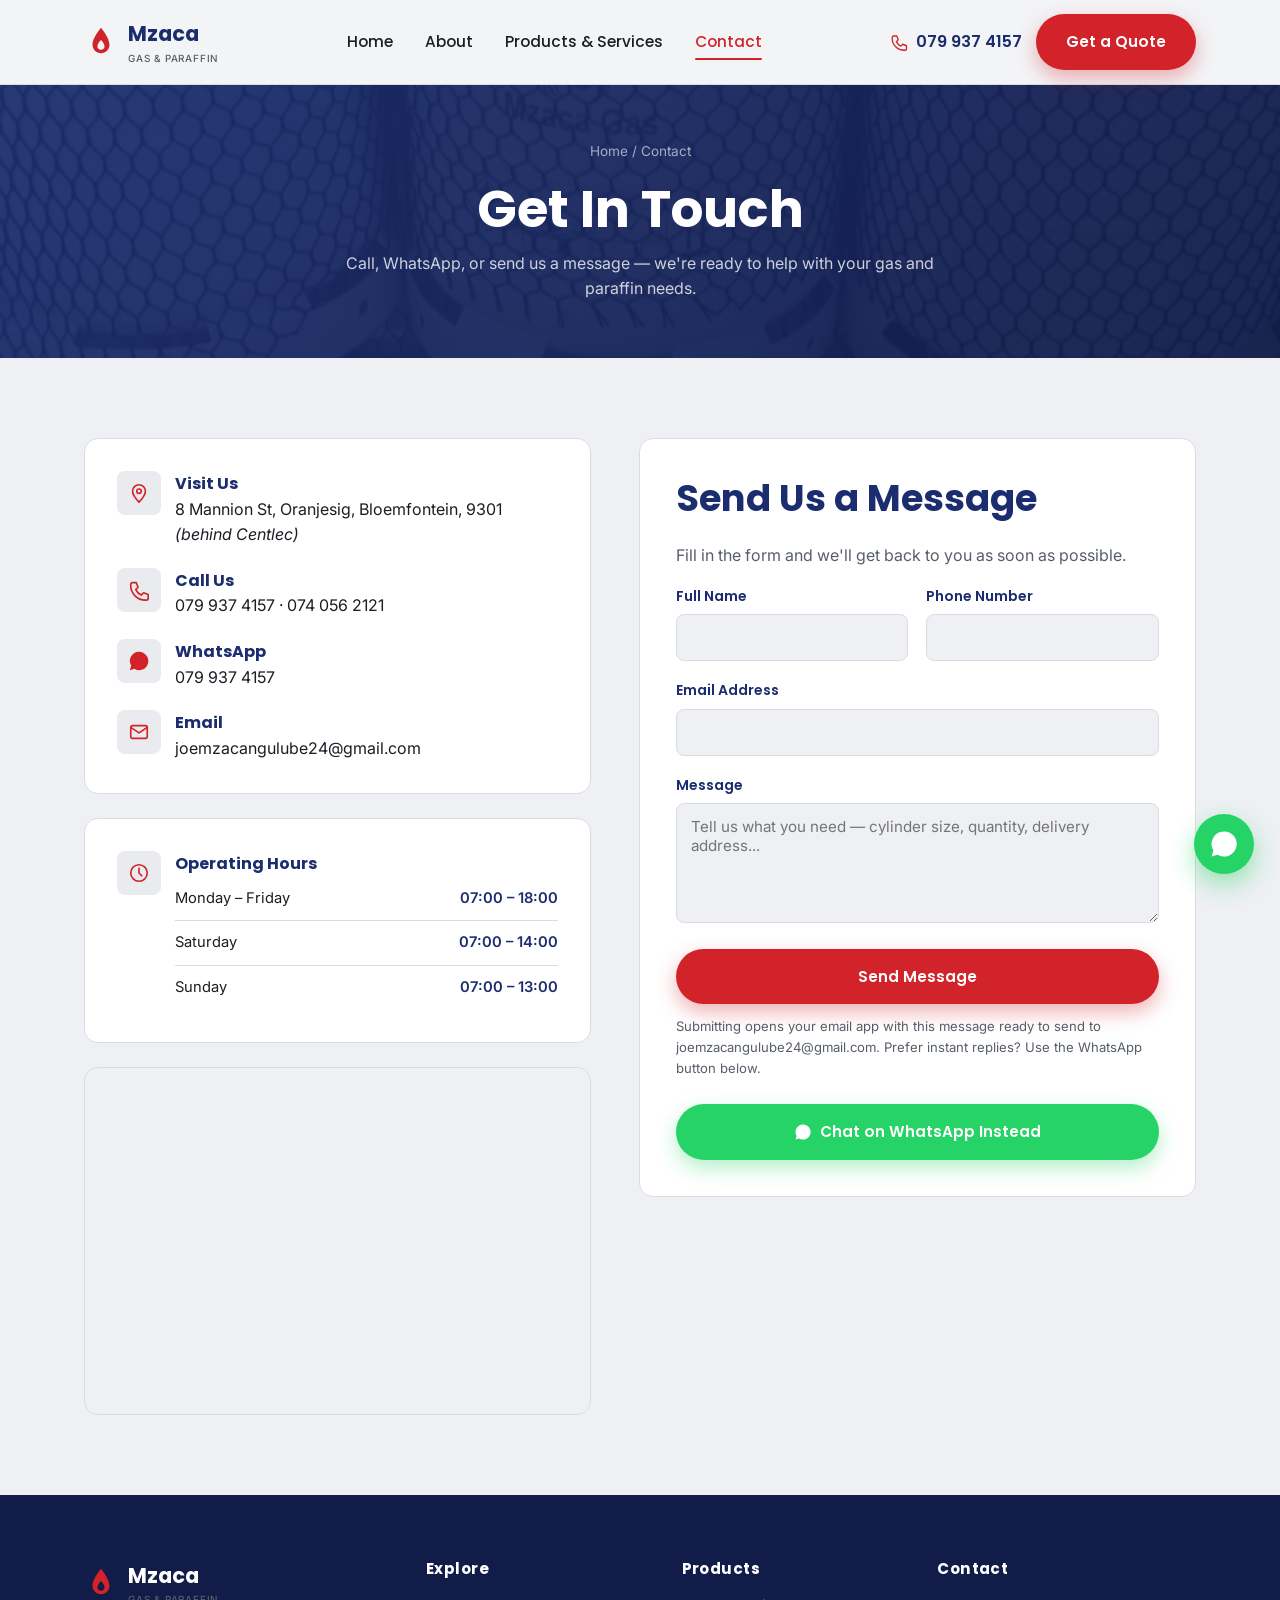
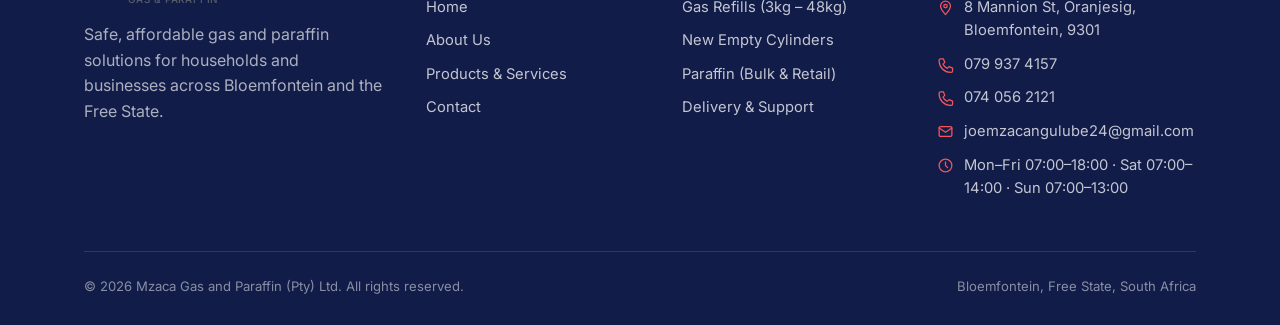
<file: contact.html>
<!DOCTYPE html>
<html lang="en-ZA">
<head>
<meta charset="UTF-8">
<meta name="viewport" content="width=device-width, initial-scale=1.0">
<title>Contact Us | Mzaca Gas and Paraffin Bloemfontein</title>
<meta name="description" content="Contact Mzaca Gas and Paraffin at 8 Mannion St, Oranjesig, Bloemfontein (behind Centlec). Call 079 937 4157, WhatsApp us, or email joemzacangulube24@gmail.com. Open 7 days a week.">
<link rel="canonical" href="https://www.mzacagasparaffin.com/contact.html">
<meta property="og:type" content="website">
<meta property="og:url" content="https://www.mzacagasparaffin.com/contact.html">
<meta property="og:site_name" content="Mzaca Gas and Paraffin">
<meta property="og:title" content="Contact Us | Mzaca Gas and Paraffin Bloemfontein">
<meta property="og:description" content="Call, WhatsApp or email Mzaca Gas and Paraffin in Oranjesig, Bloemfontein for gas refills and paraffin. Open 7 days a week.">
<meta property="og:image" content="https://www.mzacagasparaffin.com/assets/images/cylinders-lineup.jpg">
<meta property="og:image:width" content="1280">
<meta property="og:image:height" content="720">
<meta name="theme-color" content="#1b2d6e">
<link rel="icon" type="image/svg+xml" href="data:image/svg+xml,%3Csvg xmlns='http://www.w3.org/2000/svg' viewBox='0 0 24 24'%3E%3Crect width='24' height='24' rx='6' fill='%23EEF0F3'/%3E%3Cpath fill='%23D2232A' fill-rule='evenodd' clip-rule='evenodd' d='M12 3C12 3 7 9.5 7 14C7 17.31 9.24 20 12 20C14.76 20 17 17.31 17 14C17 9.5 12 3 12 3ZM12 17.5C10.9 17.5 10 16.6 10 15.4C10 13.8 12 11.8 12 11.8C12 11.8 14 13.8 14 15.4C14 16.6 13.1 17.5 12 17.5Z'/%3E%3C/svg%3E">
<link rel="preconnect" href="https://fonts.googleapis.com">
<link rel="preconnect" href="https://fonts.gstatic.com" crossorigin>
<link href="https://fonts.googleapis.com/css2?family=Inter:wght@400;500;600;700&amp;family=Poppins:wght@600;700&amp;display=swap" rel="stylesheet">
<link rel="stylesheet" href="assets/css/style.css">
</head>
<body>

<header class="site-header">
  <div class="container">
    <a href="index.html" class="brand">
      <svg class="flame-mark" viewBox="0 0 24 24" fill="currentColor"><path fill-rule="evenodd" clip-rule="evenodd" d="M12 2C12 2 6 9 6 14C6 17.31 8.69 20 12 20C15.31 20 18 17.31 18 14C18 9 12 2 12 2ZM12 17.5C10.62 17.5 9.5 16.38 9.5 15C9.5 13 12 10.5 12 10.5C12 10.5 14.5 13 14.5 15C14.5 16.38 13.38 17.5 12 17.5Z"/></svg>
      <span>Mzaca<span class="brand-sub">Gas &amp; Paraffin</span></span>
    </a>
    <button class="nav-toggle" aria-label="Toggle navigation" aria-expanded="false">
      <svg viewBox="0 0 24 24" fill="none" stroke="currentColor" stroke-width="1.8" stroke-linecap="round"><line x1="3" y1="6" x2="21" y2="6"/><line x1="3" y1="12" x2="21" y2="12"/><line x1="3" y1="18" x2="21" y2="18"/></svg>
    </button>
    <nav class="main-nav" aria-label="Primary">
      <ul>
        <li><a href="index.html">Home</a></li>
        <li><a href="about.html">About</a></li>
        <li><a href="services.html">Products &amp; Services</a></li>
        <li><a href="contact.html" aria-current="page">Contact</a></li>
      </ul>
    </nav>
    <div class="header-actions">
      <a class="header-call" href="tel:+27799374157">
        <svg viewBox="0 0 24 24" fill="none" stroke="currentColor" stroke-width="1.8" stroke-linecap="round" stroke-linejoin="round"><path d="M5 4h4l2 5-2.5 2.5a12 12 0 0 0 6 6L17 15l5 2v4a2 2 0 0 1-2 2A16 16 0 0 1 3 6a2 2 0 0 1 2-2z"/></svg>
        <span>079 937 4157</span>
      </a>
      <a class="btn btn-primary" href="contact.html">Get a Quote</a>
    </div>
  </div>
</header>

<section class="page-hero page-hero--photo" style="background-image:url('assets/images/cylinders-stacked.jpg');">
  <div class="container">
    <div class="breadcrumb"><a href="index.html">Home</a> / Contact</div>
    <h1>Get In Touch</h1>
    <p>Call, WhatsApp, or send us a message — we're ready to help with your gas and paraffin needs.</p>
  </div>
</section>

<section class="section">
  <div class="container">
    <div class="contact-layout">
      <div>
        <div class="contact-info-card">
          <div class="contact-line">
            <div class="card-icon">
              <svg viewBox="0 0 24 24" fill="none" stroke="currentColor" stroke-width="1.8" stroke-linecap="round" stroke-linejoin="round"><path d="M12 22s7-7.58 7-12A7 7 0 0 0 5 10c0 4.42 7 12 7 12z"/><circle cx="12" cy="10" r="2.4"/></svg>
            </div>
            <div>
              <strong>Visit Us</strong>
              8 Mannion St, Oranjesig, Bloemfontein, 9301 <em>(behind Centlec)</em>
            </div>
          </div>
          <div class="contact-line">
            <div class="card-icon">
              <svg viewBox="0 0 24 24" fill="none" stroke="currentColor" stroke-width="1.8" stroke-linecap="round" stroke-linejoin="round"><path d="M5 4h4l2 5-2.5 2.5a12 12 0 0 0 6 6L17 15l5 2v4a2 2 0 0 1-2 2A16 16 0 0 1 3 6a2 2 0 0 1 2-2z"/></svg>
            </div>
            <div>
              <strong>Call Us</strong>
              <a href="tel:+27799374157">079 937 4157</a> &middot; <a href="tel:+27740562121">074 056 2121</a>
            </div>
          </div>
          <div class="contact-line">
            <div class="card-icon">
              <svg viewBox="0 0 24 24" fill="currentColor"><path d="M12 2a10 10 0 0 0-8.5 15.2L2 22l4.9-1.5A10 10 0 1 0 12 2z"/></svg>
            </div>
            <div>
              <strong>WhatsApp</strong>
              <a href="https://wa.me/27799374157" target="_blank" rel="noopener">079 937 4157</a>
            </div>
          </div>
          <div class="contact-line">
            <div class="card-icon">
              <svg viewBox="0 0 24 24" fill="none" stroke="currentColor" stroke-width="1.8" stroke-linecap="round" stroke-linejoin="round"><rect x="3" y="5" width="18" height="14" rx="2"/><path d="M3 7l9 6 9-6"/></svg>
            </div>
            <div>
              <strong>Email</strong>
              <a href="mailto:joemzacangulube24@gmail.com">joemzacangulube24@gmail.com</a>
            </div>
          </div>
        </div>

        <div class="contact-info-card">
          <div class="contact-line">
            <div class="card-icon">
              <svg viewBox="0 0 24 24" fill="none" stroke="currentColor" stroke-width="1.8" stroke-linecap="round" stroke-linejoin="round"><circle cx="12" cy="12" r="9"/><path d="M12 7v5l3 3"/></svg>
            </div>
            <div style="width:100%;">
              <strong>Operating Hours</strong>
              <table class="hours-table">
                <tr><td>Monday &ndash; Friday</td><td>07:00 &ndash; 18:00</td></tr>
                <tr><td>Saturday</td><td>07:00 &ndash; 14:00</td></tr>
                <tr><td>Sunday</td><td>07:00 &ndash; 13:00</td></tr>
              </table>
            </div>
          </div>
        </div>

        <div class="map-frame">
          <iframe src="https://www.google.com/maps?q=8+Mannion+St,+Oranjesig,+Bloemfontein,+9301&amp;output=embed" title="Mzaca Gas and Paraffin location map" loading="lazy" referrerpolicy="no-referrer-when-downgrade"></iframe>
        </div>
      </div>

      <div class="form-card">
        <h2>Send Us a Message</h2>
        <p>Fill in the form and we'll get back to you as soon as possible.</p>
        <form id="contact-form">
          <div class="form-row">
            <div class="field">
              <label for="name">Full Name</label>
              <input type="text" id="name" name="name" required>
            </div>
            <div class="field">
              <label for="phone">Phone Number</label>
              <input type="tel" id="phone" name="phone" required>
            </div>
          </div>
          <div class="field">
            <label for="email">Email Address</label>
            <input type="email" id="email" name="email" required>
          </div>
          <div class="field">
            <label for="message">Message</label>
            <textarea id="message" name="message" placeholder="Tell us what you need — cylinder size, quantity, delivery address..." required></textarea>
          </div>
          <button type="submit" class="btn btn-primary btn-block">Send Message</button>
          <p class="form-note">Submitting opens your email app with this message ready to send to joemzacangulube24@gmail.com. Prefer instant replies? Use the WhatsApp button below.</p>
        </form>
        <a class="btn btn-whatsapp btn-block" style="margin-top:12px;" href="https://wa.me/27799374157?text=Hi%20Mzaca%2C%20I%27d%20like%20to%20find%20out%20more%20about%20your%20gas%20and%20paraffin%20supply." target="_blank" rel="noopener">
          <svg viewBox="0 0 24 24" fill="currentColor"><path d="M12 2a10 10 0 0 0-8.5 15.2L2 22l4.9-1.5A10 10 0 1 0 12 2z"/></svg>
          Chat on WhatsApp Instead
        </a>
      </div>
    </div>
  </div>
</section>

<footer class="site-footer">
  <div class="container">
    <div class="footer-grid">
      <div class="footer-brand">
        <a href="index.html" class="brand">
          <svg class="flame-mark" viewBox="0 0 24 24" fill="currentColor"><path fill-rule="evenodd" clip-rule="evenodd" d="M12 2C12 2 6 9 6 14C6 17.31 8.69 20 12 20C15.31 20 18 17.31 18 14C18 9 12 2 12 2ZM12 17.5C10.62 17.5 9.5 16.38 9.5 15C9.5 13 12 10.5 12 10.5C12 10.5 14.5 13 14.5 15C14.5 16.38 13.38 17.5 12 17.5Z"/></svg>
          <span>Mzaca<span class="brand-sub">Gas &amp; Paraffin</span></span>
        </a>
        <p>Safe, affordable gas and paraffin solutions for households and businesses across Bloemfontein and the Free State.</p>
      </div>
      <div>
        <h4>Explore</h4>
        <ul>
          <li><a href="index.html">Home</a></li>
          <li><a href="about.html">About Us</a></li>
          <li><a href="services.html">Products &amp; Services</a></li>
          <li><a href="contact.html">Contact</a></li>
        </ul>
      </div>
      <div>
        <h4>Products</h4>
        <ul>
          <li><a href="services.html#prices">Gas Refills (3kg &ndash; 48kg)</a></li>
          <li><a href="services.html#prices">New Empty Cylinders</a></li>
          <li><a href="services.html">Paraffin (Bulk &amp; Retail)</a></li>
          <li><a href="services.html">Delivery &amp; Support</a></li>
        </ul>
      </div>
      <div>
        <h4>Contact</h4>
        <ul class="footer-contact">
          <li>
            <svg viewBox="0 0 24 24" fill="none" stroke="currentColor" stroke-width="1.8" stroke-linecap="round" stroke-linejoin="round"><path d="M12 22s7-7.58 7-12A7 7 0 0 0 5 10c0 4.42 7 12 7 12z"/><circle cx="12" cy="10" r="2.4"/></svg>
            <span>8 Mannion St, Oranjesig, Bloemfontein, 9301</span>
          </li>
          <li>
            <svg viewBox="0 0 24 24" fill="none" stroke="currentColor" stroke-width="1.8" stroke-linecap="round" stroke-linejoin="round"><path d="M5 4h4l2 5-2.5 2.5a12 12 0 0 0 6 6L17 15l5 2v4a2 2 0 0 1-2 2A16 16 0 0 1 3 6a2 2 0 0 1 2-2z"/></svg>
            <a href="tel:+27799374157">079 937 4157</a>
          </li>
          <li>
            <svg viewBox="0 0 24 24" fill="none" stroke="currentColor" stroke-width="1.8" stroke-linecap="round" stroke-linejoin="round"><path d="M5 4h4l2 5-2.5 2.5a12 12 0 0 0 6 6L17 15l5 2v4a2 2 0 0 1-2 2A16 16 0 0 1 3 6a2 2 0 0 1 2-2z"/></svg>
            <a href="tel:+27740562121">074 056 2121</a>
          </li>
          <li>
            <svg viewBox="0 0 24 24" fill="none" stroke="currentColor" stroke-width="1.8" stroke-linecap="round" stroke-linejoin="round"><rect x="3" y="5" width="18" height="14" rx="2"/><path d="M3 7l9 6 9-6"/></svg>
            <a href="mailto:joemzacangulube24@gmail.com">joemzacangulube24@gmail.com</a>
          </li>
          <li>
            <svg viewBox="0 0 24 24" fill="none" stroke="currentColor" stroke-width="1.8" stroke-linecap="round" stroke-linejoin="round"><circle cx="12" cy="12" r="9"/><path d="M12 7v5l3 3"/></svg>
            <span>Mon&ndash;Fri 07:00&ndash;18:00 &middot; Sat 07:00&ndash;14:00 &middot; Sun 07:00&ndash;13:00</span>
          </li>
        </ul>
      </div>
    </div>
    <div class="footer-bottom">
      <span>&copy; 2026 Mzaca Gas and Paraffin (Pty) Ltd. All rights reserved.</span>
      <span>Bloemfontein, Free State, South Africa</span>
    </div>
  </div>
</footer>

<a class="whatsapp-float" href="https://wa.me/27799374157?text=Hi%20Mzaca%2C%20I%27d%20like%20to%20find%20out%20more%20about%20your%20gas%20and%20paraffin%20supply." target="_blank" rel="noopener" aria-label="Chat with us on WhatsApp">
  <svg viewBox="0 0 24 24" fill="currentColor"><path d="M12 2a10 10 0 0 0-8.5 15.2L2 22l4.9-1.5A10 10 0 1 0 12 2z"/></svg>
</a>

<script src="assets/js/main.js"></script>
</body>
</html>
</file>
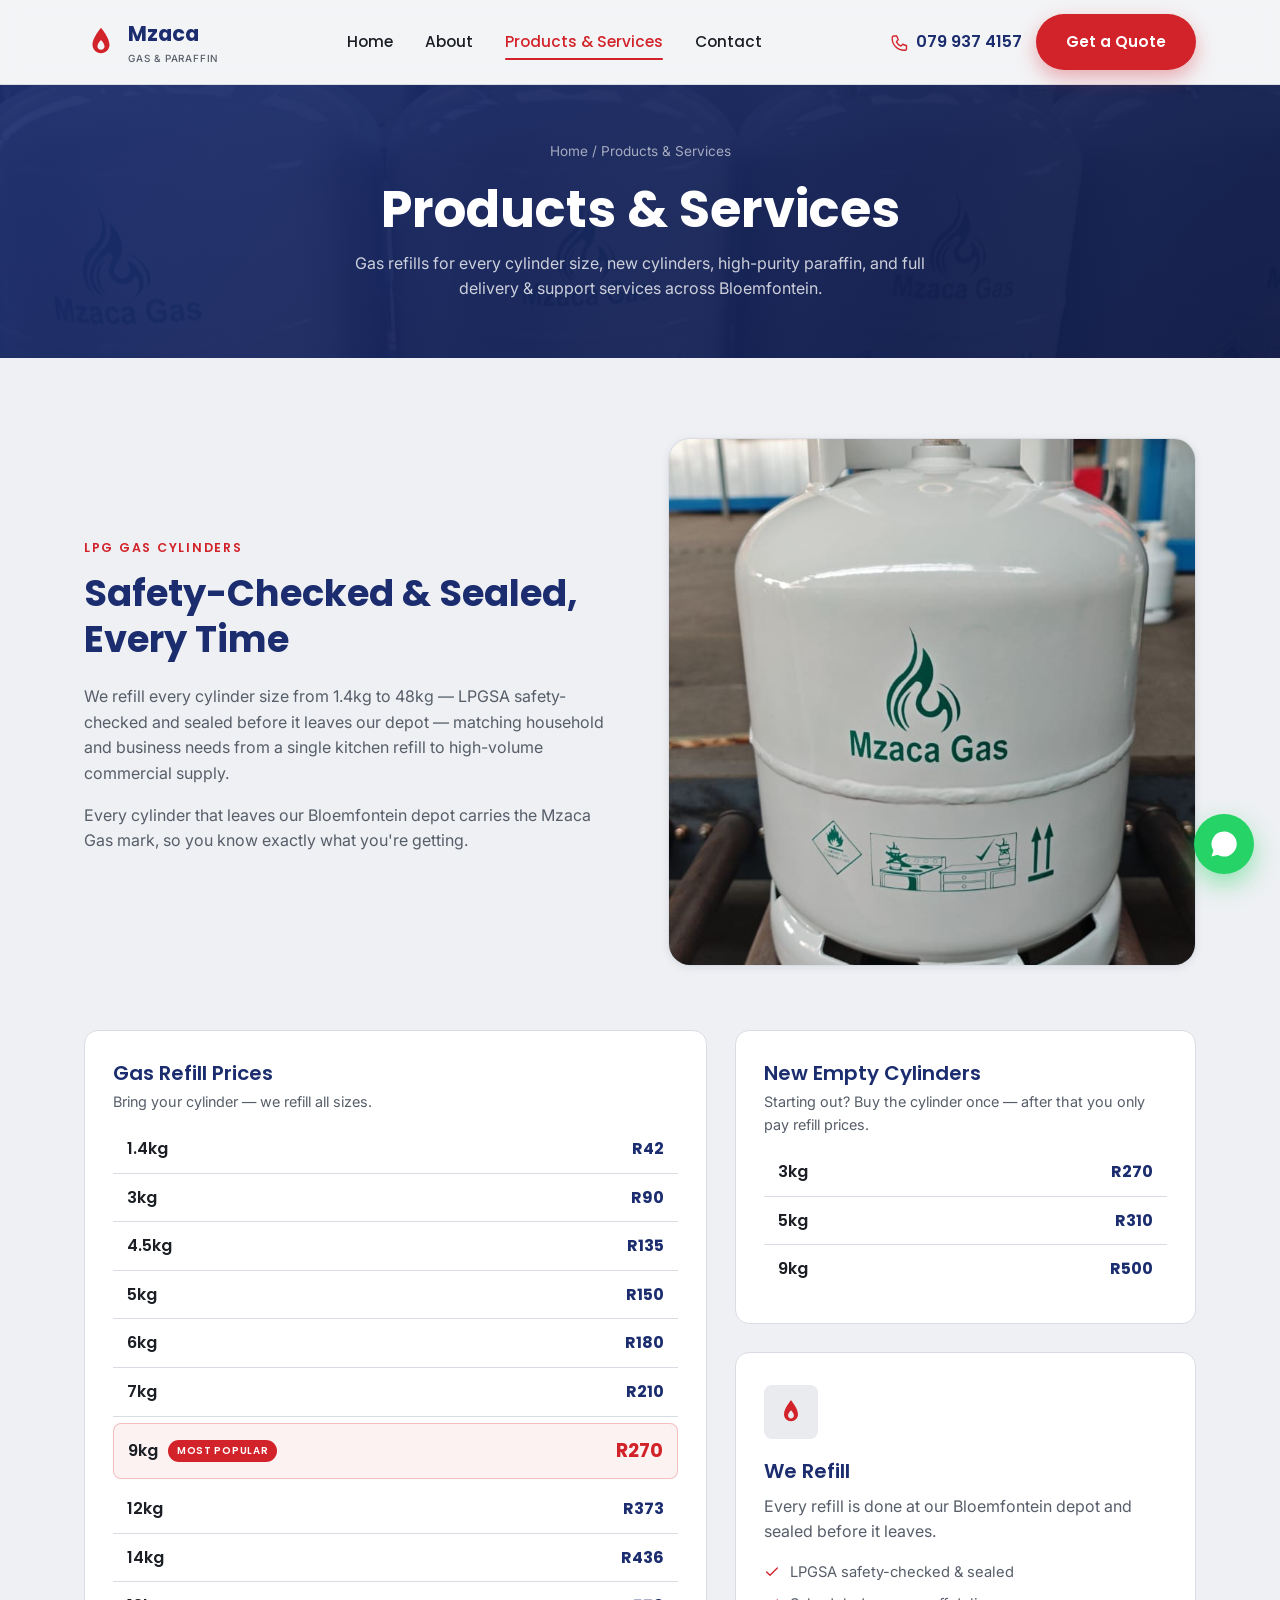
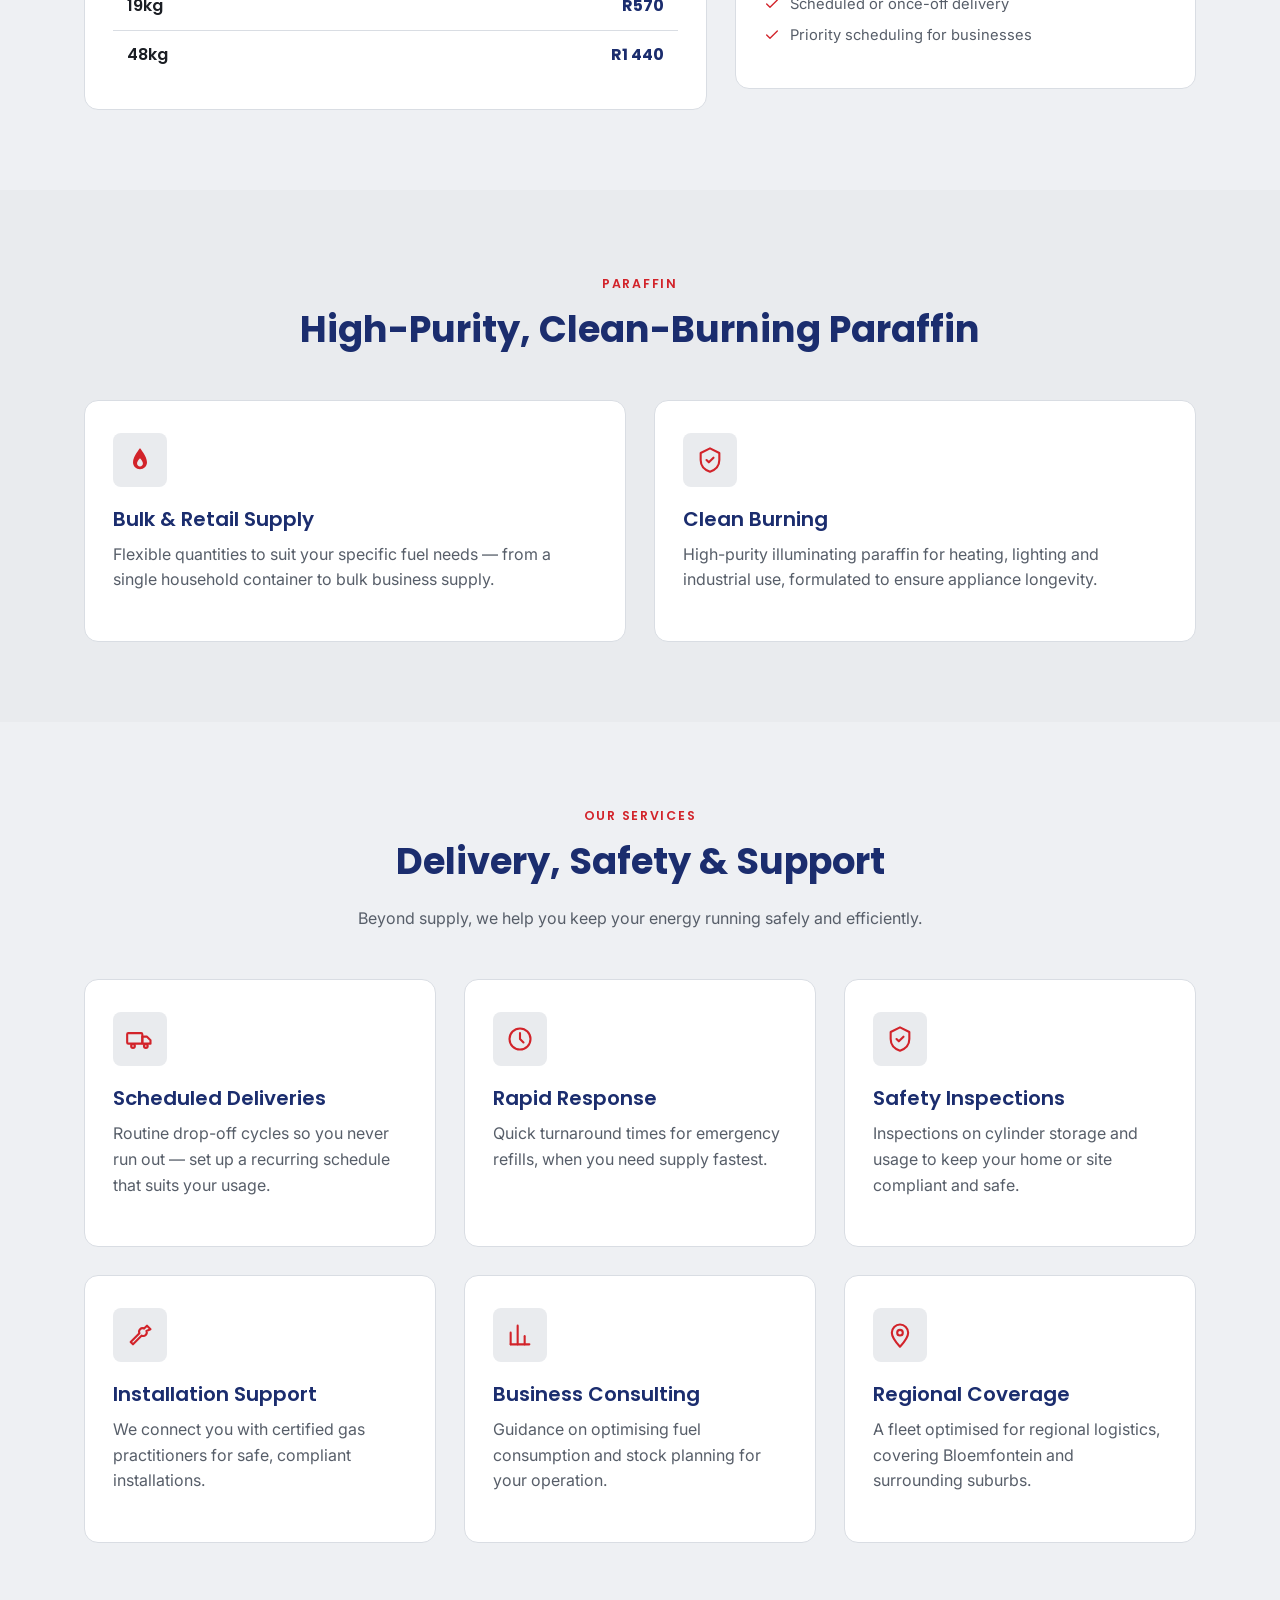
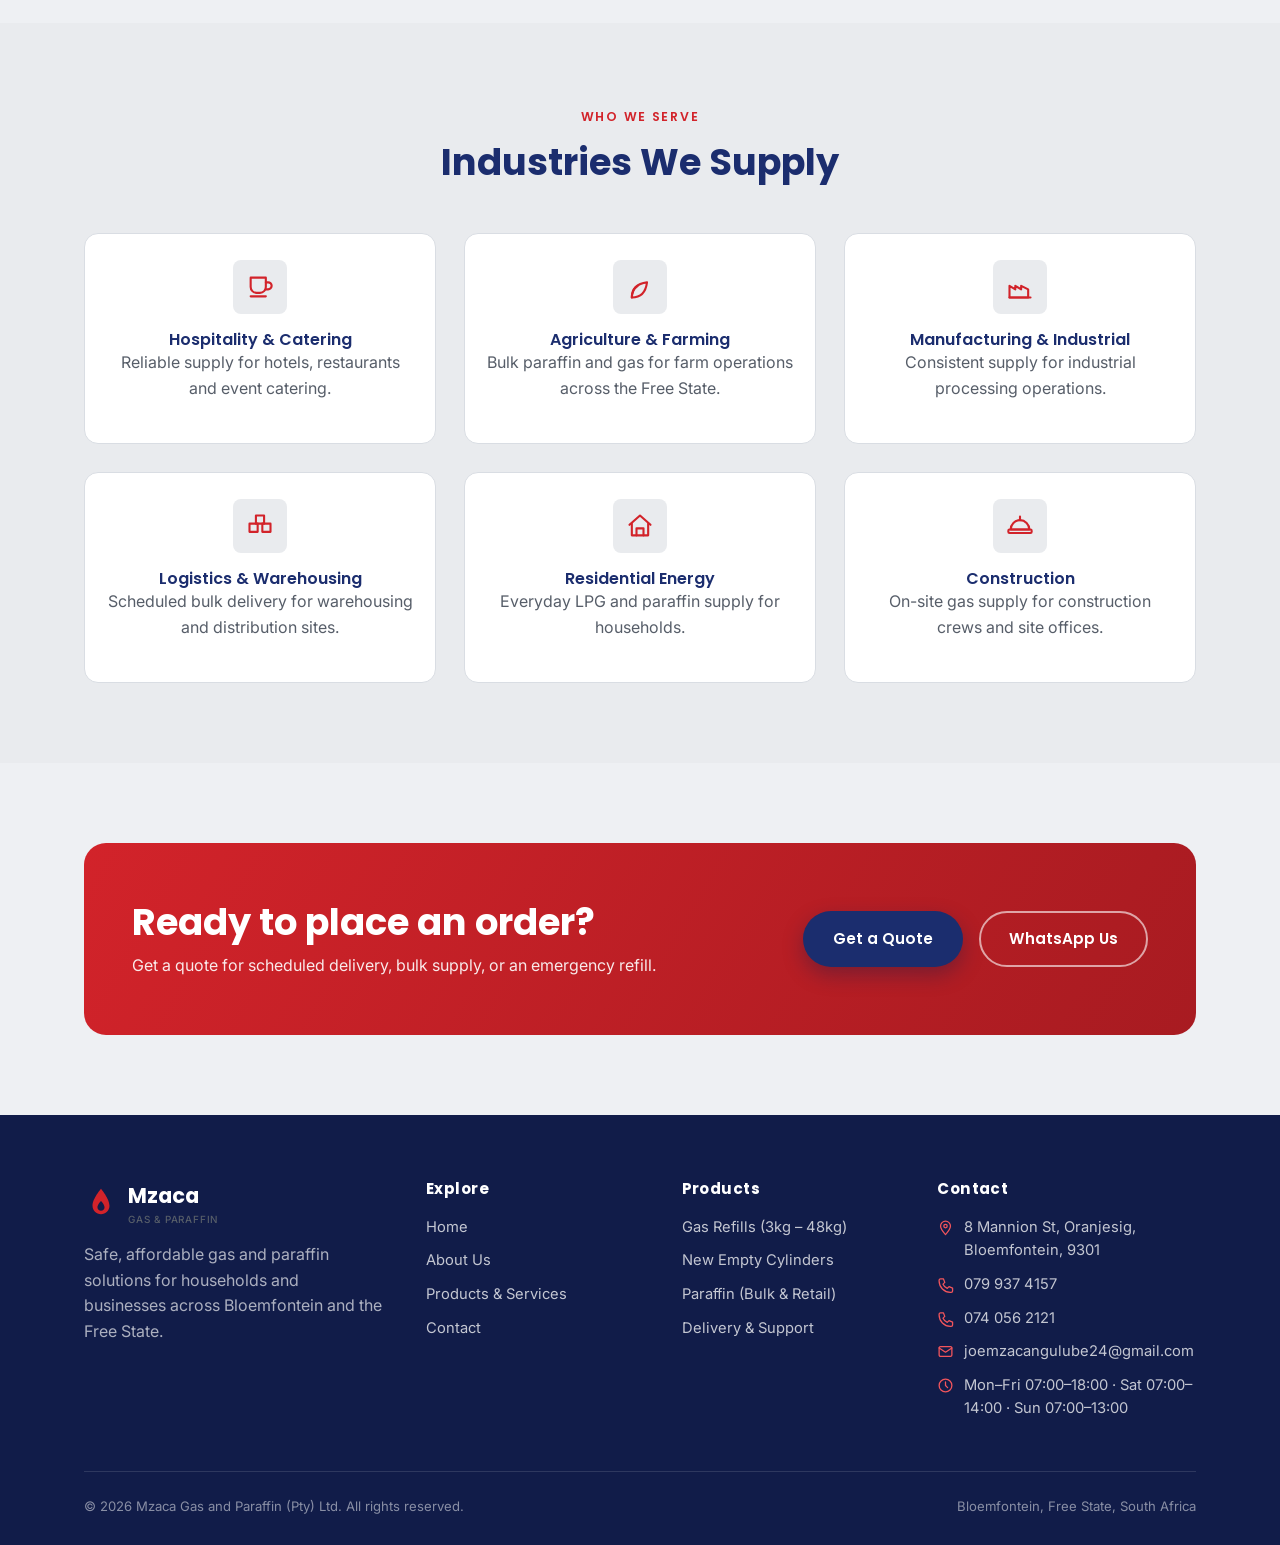
<file: services.html>
<!DOCTYPE html>
<html lang="en-ZA">
<head>
<meta charset="UTF-8">
<meta name="viewport" content="width=device-width, initial-scale=1.0">
<title>Products &amp; Services | Mzaca Gas and Paraffin Bloemfontein</title>
<meta name="description" content="LPG gas refill prices for all cylinder sizes (1.4kg to 48kg — 9kg only R270), new empty cylinders, bulk and retail paraffin, scheduled deliveries and emergency refills in Bloemfontein.">
<link rel="canonical" href="https://www.mzacagasparaffin.com/services.html">
<meta property="og:type" content="website">
<meta property="og:url" content="https://www.mzacagasparaffin.com/services.html">
<meta property="og:site_name" content="Mzaca Gas and Paraffin">
<meta property="og:title" content="Products &amp; Services | Mzaca Gas and Paraffin Bloemfontein">
<meta property="og:description" content="Gas refills from 1.4kg to 48kg — 9kg only R270 — plus new cylinders, bulk &amp; retail paraffin, and delivery across Bloemfontein.">
<meta property="og:image" content="https://www.mzacagasparaffin.com/assets/images/cylinders-lineup.jpg">
<meta property="og:image:width" content="1280">
<meta property="og:image:height" content="720">
<meta name="theme-color" content="#1b2d6e">
<link rel="icon" type="image/svg+xml" href="data:image/svg+xml,%3Csvg xmlns='http://www.w3.org/2000/svg' viewBox='0 0 24 24'%3E%3Crect width='24' height='24' rx='6' fill='%23EEF0F3'/%3E%3Cpath fill='%23D2232A' fill-rule='evenodd' clip-rule='evenodd' d='M12 3C12 3 7 9.5 7 14C7 17.31 9.24 20 12 20C14.76 20 17 17.31 17 14C17 9.5 12 3 12 3ZM12 17.5C10.9 17.5 10 16.6 10 15.4C10 13.8 12 11.8 12 11.8C12 11.8 14 13.8 14 15.4C14 16.6 13.1 17.5 12 17.5Z'/%3E%3C/svg%3E">
<link rel="preconnect" href="https://fonts.googleapis.com">
<link rel="preconnect" href="https://fonts.gstatic.com" crossorigin>
<link href="https://fonts.googleapis.com/css2?family=Inter:wght@400;500;600;700&amp;family=Poppins:wght@600;700&amp;display=swap" rel="stylesheet">
<link rel="stylesheet" href="assets/css/style.css">
</head>
<body>

<header class="site-header">
  <div class="container">
    <a href="index.html" class="brand">
      <svg class="flame-mark" viewBox="0 0 24 24" fill="currentColor"><path fill-rule="evenodd" clip-rule="evenodd" d="M12 2C12 2 6 9 6 14C6 17.31 8.69 20 12 20C15.31 20 18 17.31 18 14C18 9 12 2 12 2ZM12 17.5C10.62 17.5 9.5 16.38 9.5 15C9.5 13 12 10.5 12 10.5C12 10.5 14.5 13 14.5 15C14.5 16.38 13.38 17.5 12 17.5Z"/></svg>
      <span>Mzaca<span class="brand-sub">Gas &amp; Paraffin</span></span>
    </a>
    <button class="nav-toggle" aria-label="Toggle navigation" aria-expanded="false">
      <svg viewBox="0 0 24 24" fill="none" stroke="currentColor" stroke-width="1.8" stroke-linecap="round"><line x1="3" y1="6" x2="21" y2="6"/><line x1="3" y1="12" x2="21" y2="12"/><line x1="3" y1="18" x2="21" y2="18"/></svg>
    </button>
    <nav class="main-nav" aria-label="Primary">
      <ul>
        <li><a href="index.html">Home</a></li>
        <li><a href="about.html">About</a></li>
        <li><a href="services.html" aria-current="page">Products &amp; Services</a></li>
        <li><a href="contact.html">Contact</a></li>
      </ul>
    </nav>
    <div class="header-actions">
      <a class="header-call" href="tel:+27799374157">
        <svg viewBox="0 0 24 24" fill="none" stroke="currentColor" stroke-width="1.8" stroke-linecap="round" stroke-linejoin="round"><path d="M5 4h4l2 5-2.5 2.5a12 12 0 0 0 6 6L17 15l5 2v4a2 2 0 0 1-2 2A16 16 0 0 1 3 6a2 2 0 0 1 2-2z"/></svg>
        <span>079 937 4157</span>
      </a>
      <a class="btn btn-primary" href="contact.html">Get a Quote</a>
    </div>
  </div>
</header>

<section class="page-hero page-hero--photo" style="background-image:url('assets/images/cylinders-lineup.jpg');">
  <div class="container">
    <div class="breadcrumb"><a href="index.html">Home</a> / Products &amp; Services</div>
    <h1>Products &amp; Services</h1>
    <p>Gas refills for every cylinder size, new cylinders, high-purity paraffin, and full delivery &amp; support services across Bloemfontein.</p>
  </div>
</section>

<section class="section">
  <div class="container">
    <div class="split" style="margin-bottom:64px;">
      <div>
        <span class="eyebrow">LPG Gas Cylinders</span>
        <h2>Safety-Checked &amp; Sealed, Every Time</h2>
        <p>We refill every cylinder size from 1.4kg to 48kg — LPGSA safety-checked and sealed before it leaves our depot — matching household and business needs from a single kitchen refill to high-volume commercial supply.</p>
        <p>Every cylinder that leaves our Bloemfontein depot carries the Mzaca Gas mark, so you know exactly what you're getting.</p>
      </div>
      <div class="split-art">
        <img src="assets/images/cylinder-single.jpg" alt="A single LPGSA safety-checked Mzaca Gas LPG cylinder" loading="lazy" width="720" height="1280">
      </div>
    </div>
    <div id="prices" class="price-layout">
      <div class="price-panel">
        <h3>Gas Refill Prices</h3>
        <p class="panel-note">Bring your cylinder — we refill all sizes.</p>
        <ul class="price-list">
          <li><span class="size">1.4kg</span><span class="amount">R42</span></li>
          <li><span class="size">3kg</span><span class="amount">R90</span></li>
          <li><span class="size">4.5kg</span><span class="amount">R135</span></li>
          <li><span class="size">5kg</span><span class="amount">R150</span></li>
          <li><span class="size">6kg</span><span class="amount">R180</span></li>
          <li><span class="size">7kg</span><span class="amount">R210</span></li>
          <li class="featured"><span class="size">9kg <span class="price-chip">Most Popular</span></span><span class="amount">R270</span></li>
          <li><span class="size">12kg</span><span class="amount">R373</span></li>
          <li><span class="size">14kg</span><span class="amount">R436</span></li>
          <li><span class="size">19kg</span><span class="amount">R570</span></li>
          <li><span class="size">48kg</span><span class="amount">R1&nbsp;440</span></li>
        </ul>
      </div>
      <div class="price-side">
        <div class="price-panel">
          <h3>New Empty Cylinders</h3>
          <p class="panel-note">Starting out? Buy the cylinder once — after that you only pay refill prices.</p>
          <ul class="price-list">
            <li><span class="size">3kg</span><span class="amount">R270</span></li>
            <li><span class="size">5kg</span><span class="amount">R310</span></li>
            <li><span class="size">9kg</span><span class="amount">R500</span></li>
          </ul>
        </div>
        <div class="card">
          <div class="card-icon">
            <svg viewBox="0 0 24 24" fill="currentColor"><path fill-rule="evenodd" clip-rule="evenodd" d="M12 2C12 2 6 9 6 14C6 17.31 8.69 20 12 20C15.31 20 18 17.31 18 14C18 9 12 2 12 2ZM12 17.5C10.62 17.5 9.5 16.38 9.5 15C9.5 13 12 10.5 12 10.5C12 10.5 14.5 13 14.5 15C14.5 16.38 13.38 17.5 12 17.5Z"/></svg>
          </div>
          <h3>We Refill</h3>
          <p>Every refill is done at our Bloemfontein depot and sealed before it leaves.</p>
          <ul>
            <li><svg viewBox="0 0 24 24" fill="none" stroke="currentColor" stroke-width="2" stroke-linecap="round" stroke-linejoin="round"><path d="M20 6L9 17l-5-5"/></svg> LPGSA safety-checked &amp; sealed</li>
            <li><svg viewBox="0 0 24 24" fill="none" stroke="currentColor" stroke-width="2" stroke-linecap="round" stroke-linejoin="round"><path d="M20 6L9 17l-5-5"/></svg> Scheduled or once-off delivery</li>
            <li><svg viewBox="0 0 24 24" fill="none" stroke="currentColor" stroke-width="2" stroke-linecap="round" stroke-linejoin="round"><path d="M20 6L9 17l-5-5"/></svg> Priority scheduling for businesses</li>
          </ul>
        </div>
      </div>
    </div>
  </div>
</section>

<section class="section section--alt">
  <div class="container">
    <div class="section-head">
      <span class="eyebrow">Paraffin</span>
      <h2>High-Purity, Clean-Burning Paraffin</h2>
    </div>
    <div class="grid grid-2">
      <div class="card">
        <div class="card-icon">
          <svg viewBox="0 0 24 24" fill="currentColor"><path fill-rule="evenodd" clip-rule="evenodd" d="M12 2C12 2 6 9 6 14C6 17.31 8.69 20 12 20C15.31 20 18 17.31 18 14C18 9 12 2 12 2ZM12 17.5C10.62 17.5 9.5 16.38 9.5 15C9.5 13 12 10.5 12 10.5C12 10.5 14.5 13 14.5 15C14.5 16.38 13.38 17.5 12 17.5Z"/></svg>
        </div>
        <h3>Bulk &amp; Retail Supply</h3>
        <p>Flexible quantities to suit your specific fuel needs — from a single household container to bulk business supply.</p>
      </div>
      <div class="card">
        <div class="card-icon">
          <svg viewBox="0 0 24 24" fill="none" stroke="currentColor" stroke-width="1.8" stroke-linecap="round" stroke-linejoin="round"><path d="M12 2l8 4v6c0 5-3.5 8.5-8 10-4.5-1.5-8-5-8-10V6l8-4z"/><path d="M9 12l2 2 4-4"/></svg>
        </div>
        <h3>Clean Burning</h3>
        <p>High-purity illuminating paraffin for heating, lighting and industrial use, formulated to ensure appliance longevity.</p>
      </div>
    </div>
  </div>
</section>

<section class="section">
  <div class="container">
    <div class="section-head">
      <span class="eyebrow">Our Services</span>
      <h2>Delivery, Safety &amp; Support</h2>
      <p>Beyond supply, we help you keep your energy running safely and efficiently.</p>
    </div>
    <div class="grid grid-3">
      <div class="card">
        <div class="card-icon">
          <svg viewBox="0 0 24 24" fill="none" stroke="currentColor" stroke-width="1.8" stroke-linecap="round" stroke-linejoin="round"><rect x="1" y="7" width="13" height="9" rx="1"/><path d="M14 10h4l3 3v3h-7z"/><circle cx="6" cy="18" r="1.6"/><circle cx="17" cy="18" r="1.6"/></svg>
        </div>
        <h3>Scheduled Deliveries</h3>
        <p>Routine drop-off cycles so you never run out — set up a recurring schedule that suits your usage.</p>
      </div>
      <div class="card">
        <div class="card-icon">
          <svg viewBox="0 0 24 24" fill="none" stroke="currentColor" stroke-width="1.8" stroke-linecap="round" stroke-linejoin="round"><circle cx="12" cy="12" r="9"/><path d="M12 7v5l3 3"/></svg>
        </div>
        <h3>Rapid Response</h3>
        <p>Quick turnaround times for emergency refills, when you need supply fastest.</p>
      </div>
      <div class="card">
        <div class="card-icon">
          <svg viewBox="0 0 24 24" fill="none" stroke="currentColor" stroke-width="1.8" stroke-linecap="round" stroke-linejoin="round"><path d="M12 2l8 4v6c0 5-3.5 8.5-8 10-4.5-1.5-8-5-8-10V6l8-4z"/><path d="M9 12l2 2 4-4"/></svg>
        </div>
        <h3>Safety Inspections</h3>
        <p>Inspections on cylinder storage and usage to keep your home or site compliant and safe.</p>
      </div>
      <div class="card">
        <div class="card-icon">
          <svg viewBox="0 0 24 24" fill="none" stroke="currentColor" stroke-width="1.8" stroke-linecap="round" stroke-linejoin="round"><path d="M21 7l-3-3-2.5 2.5a3 3 0 0 0-4 4L4 18l2 2 7.5-7.5a3 3 0 0 0 4-4z"/></svg>
        </div>
        <h3>Installation Support</h3>
        <p>We connect you with certified gas practitioners for safe, compliant installations.</p>
      </div>
      <div class="card">
        <div class="card-icon">
          <svg viewBox="0 0 24 24" fill="none" stroke="currentColor" stroke-width="1.8" stroke-linecap="round" stroke-linejoin="round"><line x1="4" y1="20" x2="4" y2="10"/><line x1="10" y1="20" x2="10" y2="4"/><line x1="16" y1="20" x2="16" y2="13"/><line x1="20" y1="20" x2="4" y2="20"/></svg>
        </div>
        <h3>Business Consulting</h3>
        <p>Guidance on optimising fuel consumption and stock planning for your operation.</p>
      </div>
      <div class="card">
        <div class="card-icon">
          <svg viewBox="0 0 24 24" fill="none" stroke="currentColor" stroke-width="1.8" stroke-linecap="round" stroke-linejoin="round"><path d="M12 22s7-7.58 7-12A7 7 0 0 0 5 10c0 4.42 7 12 7 12z"/><circle cx="12" cy="10" r="2.4"/></svg>
        </div>
        <h3>Regional Coverage</h3>
        <p>A fleet optimised for regional logistics, covering Bloemfontein and surrounding suburbs.</p>
      </div>
    </div>
  </div>
</section>

<section class="section section--alt">
  <div class="container">
    <div class="section-head">
      <span class="eyebrow">Who We Serve</span>
      <h2>Industries We Supply</h2>
    </div>
    <div class="grid grid-3">
      <div class="industry-card">
        <div class="card-icon">
          <svg viewBox="0 0 24 24" fill="none" stroke="currentColor" stroke-width="1.8" stroke-linecap="round" stroke-linejoin="round"><path d="M4 4h13v8a5 5 0 0 1-5 5H9a5 5 0 0 1-5-5V4z"/><path d="M17 8h2a3 3 0 0 1 0 6h-2"/><line x1="4" y1="20" x2="17" y2="20"/></svg>
        </div>
        <h3>Hospitality &amp; Catering</h3>
        <p>Reliable supply for hotels, restaurants and event catering.</p>
      </div>
      <div class="industry-card">
        <div class="card-icon">
          <svg viewBox="0 0 24 24" fill="none" stroke="currentColor" stroke-width="1.8" stroke-linecap="round" stroke-linejoin="round"><path d="M5 21c8 0 12-5 13-13-8 1-13 5-13 13z"/><path d="M5 21c0-5 2-8 5-10"/></svg>
        </div>
        <h3>Agriculture &amp; Farming</h3>
        <p>Bulk paraffin and gas for farm operations across the Free State.</p>
      </div>
      <div class="industry-card">
        <div class="card-icon">
          <svg viewBox="0 0 24 24" fill="none" stroke="currentColor" stroke-width="1.8" stroke-linecap="round" stroke-linejoin="round"><path d="M3 21V11l5 3v-3l5 3v-3l6 3v7z"/><path d="M3 21h18"/></svg>
        </div>
        <h3>Manufacturing &amp; Industrial</h3>
        <p>Consistent supply for industrial processing operations.</p>
      </div>
      <div class="industry-card">
        <div class="card-icon">
          <svg viewBox="0 0 24 24" fill="none" stroke="currentColor" stroke-width="1.8" stroke-linecap="round" stroke-linejoin="round"><rect x="3" y="10" width="7" height="7"/><rect x="14" y="10" width="7" height="7"/><rect x="8.5" y="3" width="7" height="7"/></svg>
        </div>
        <h3>Logistics &amp; Warehousing</h3>
        <p>Scheduled bulk delivery for warehousing and distribution sites.</p>
      </div>
      <div class="industry-card">
        <div class="card-icon">
          <svg viewBox="0 0 24 24" fill="none" stroke="currentColor" stroke-width="1.8" stroke-linecap="round" stroke-linejoin="round"><path d="M3 11l9-8 9 8"/><path d="M5 10v10h14V10"/><path d="M9 20v-6h6v6"/></svg>
        </div>
        <h3>Residential Energy</h3>
        <p>Everyday LPG and paraffin supply for households.</p>
      </div>
      <div class="industry-card">
        <div class="card-icon">
          <svg viewBox="0 0 24 24" fill="none" stroke="currentColor" stroke-width="1.8" stroke-linecap="round" stroke-linejoin="round"><path d="M4 15a8 8 0 0 1 16 0z"/><rect x="2" y="15" width="20" height="3" rx="1"/><line x1="12" y1="7" x2="12" y2="4"/></svg>
        </div>
        <h3>Construction</h3>
        <p>On-site gas supply for construction crews and site offices.</p>
      </div>
    </div>
  </div>
</section>

<section class="section">
  <div class="container">
    <div class="cta-banner">
      <div>
        <h2>Ready to place an order?</h2>
        <p>Get a quote for scheduled delivery, bulk supply, or an emergency refill.</p>
      </div>
      <div class="cta-row">
        <a class="btn btn-primary" href="contact.html">Get a Quote</a>
        <a class="btn btn-outline" style="border-color:rgba(255,255,255,0.6); color:#fff;" href="https://wa.me/27799374157" target="_blank" rel="noopener">WhatsApp Us</a>
      </div>
    </div>
  </div>
</section>

<footer class="site-footer">
  <div class="container">
    <div class="footer-grid">
      <div class="footer-brand">
        <a href="index.html" class="brand">
          <svg class="flame-mark" viewBox="0 0 24 24" fill="currentColor"><path fill-rule="evenodd" clip-rule="evenodd" d="M12 2C12 2 6 9 6 14C6 17.31 8.69 20 12 20C15.31 20 18 17.31 18 14C18 9 12 2 12 2ZM12 17.5C10.62 17.5 9.5 16.38 9.5 15C9.5 13 12 10.5 12 10.5C12 10.5 14.5 13 14.5 15C14.5 16.38 13.38 17.5 12 17.5Z"/></svg>
          <span>Mzaca<span class="brand-sub">Gas &amp; Paraffin</span></span>
        </a>
        <p>Safe, affordable gas and paraffin solutions for households and businesses across Bloemfontein and the Free State.</p>
      </div>
      <div>
        <h4>Explore</h4>
        <ul>
          <li><a href="index.html">Home</a></li>
          <li><a href="about.html">About Us</a></li>
          <li><a href="services.html">Products &amp; Services</a></li>
          <li><a href="contact.html">Contact</a></li>
        </ul>
      </div>
      <div>
        <h4>Products</h4>
        <ul>
          <li><a href="services.html#prices">Gas Refills (3kg &ndash; 48kg)</a></li>
          <li><a href="services.html#prices">New Empty Cylinders</a></li>
          <li><a href="services.html">Paraffin (Bulk &amp; Retail)</a></li>
          <li><a href="services.html">Delivery &amp; Support</a></li>
        </ul>
      </div>
      <div>
        <h4>Contact</h4>
        <ul class="footer-contact">
          <li>
            <svg viewBox="0 0 24 24" fill="none" stroke="currentColor" stroke-width="1.8" stroke-linecap="round" stroke-linejoin="round"><path d="M12 22s7-7.58 7-12A7 7 0 0 0 5 10c0 4.42 7 12 7 12z"/><circle cx="12" cy="10" r="2.4"/></svg>
            <span>8 Mannion St, Oranjesig, Bloemfontein, 9301</span>
          </li>
          <li>
            <svg viewBox="0 0 24 24" fill="none" stroke="currentColor" stroke-width="1.8" stroke-linecap="round" stroke-linejoin="round"><path d="M5 4h4l2 5-2.5 2.5a12 12 0 0 0 6 6L17 15l5 2v4a2 2 0 0 1-2 2A16 16 0 0 1 3 6a2 2 0 0 1 2-2z"/></svg>
            <a href="tel:+27799374157">079 937 4157</a>
          </li>
          <li>
            <svg viewBox="0 0 24 24" fill="none" stroke="currentColor" stroke-width="1.8" stroke-linecap="round" stroke-linejoin="round"><path d="M5 4h4l2 5-2.5 2.5a12 12 0 0 0 6 6L17 15l5 2v4a2 2 0 0 1-2 2A16 16 0 0 1 3 6a2 2 0 0 1 2-2z"/></svg>
            <a href="tel:+27740562121">074 056 2121</a>
          </li>
          <li>
            <svg viewBox="0 0 24 24" fill="none" stroke="currentColor" stroke-width="1.8" stroke-linecap="round" stroke-linejoin="round"><rect x="3" y="5" width="18" height="14" rx="2"/><path d="M3 7l9 6 9-6"/></svg>
            <a href="mailto:joemzacangulube24@gmail.com">joemzacangulube24@gmail.com</a>
          </li>
          <li>
            <svg viewBox="0 0 24 24" fill="none" stroke="currentColor" stroke-width="1.8" stroke-linecap="round" stroke-linejoin="round"><circle cx="12" cy="12" r="9"/><path d="M12 7v5l3 3"/></svg>
            <span>Mon&ndash;Fri 07:00&ndash;18:00 &middot; Sat 07:00&ndash;14:00 &middot; Sun 07:00&ndash;13:00</span>
          </li>
        </ul>
      </div>
    </div>
    <div class="footer-bottom">
      <span>&copy; 2026 Mzaca Gas and Paraffin (Pty) Ltd. All rights reserved.</span>
      <span>Bloemfontein, Free State, South Africa</span>
    </div>
  </div>
</footer>

<a class="whatsapp-float" href="https://wa.me/27799374157?text=Hi%20Mzaca%2C%20I%27d%20like%20to%20find%20out%20more%20about%20your%20gas%20and%20paraffin%20supply." target="_blank" rel="noopener" aria-label="Chat with us on WhatsApp">
  <svg viewBox="0 0 24 24" fill="currentColor"><path d="M12 2a10 10 0 0 0-8.5 15.2L2 22l4.9-1.5A10 10 0 1 0 12 2z"/></svg>
</a>

<script src="assets/js/main.js"></script>
</body>
</html>
</file>
<file: assets/css/style.css>
/* ==========================================================================
   Mzaca Gas and Paraffin — Design System
   ========================================================================== */

:root {
  /* Brand palette taken from the gate signage: red + deep blue + steel gray */
  --color-navy: #1b2d6e;
  --color-navy-light: #27409b;
  --color-navy-dark: #111c49;
  --color-red: #d2232a;
  --color-red-dark: #a81b21;
  --color-red-bright: #f2555c; /* red accent legible on dark blue */
  --color-whatsapp: #25d366;
  --color-whatsapp-dark: #1ea952;
  --color-bg: #eef0f3;
  --color-bg-alt: #e9ebee;
  --color-white: #ffffff;
  --color-text: #1b1e24;
  --color-text-muted: #575e69;
  --color-border: #d9dde3;
  --color-ink: #0d142e;          /* hero grade + dark grounds */
  --color-brass: #a97e2f;        /* hairlines/markers only, from the valve brass */
  --color-brass-bright: #c9964b; /* brass legible on ink */

  --font-heading: "Poppins", "Segoe UI", system-ui, -apple-system, sans-serif;
  --font-body: "Inter", "Segoe UI", system-ui, -apple-system, sans-serif;
  --font-display: "Barlow Condensed", "Arial Narrow", "Segoe UI", system-ui, sans-serif;

  --container-width: 1160px;
  --radius-sm: 8px;
  --radius-md: 14px;
  --radius-lg: 22px;
  --shadow-sm: 0 2px 8px rgba(17, 28, 73, 0.08);
  --shadow-md: 0 10px 30px rgba(17, 28, 73, 0.12);
  --transition: 0.2s ease;
}

/* ---------- Reset ---------- */
*, *::before, *::after { box-sizing: border-box; }
html {
  scroll-behavior: smooth;
  overflow-x: hidden;
  width: 100%;
}
body {
  margin: 0;
  font-family: var(--font-body);
  color: var(--color-text);
  background: var(--color-bg);
  line-height: 1.6;
  -webkit-font-smoothing: antialiased;
  overflow-x: hidden;
  width: 100%;
  overflow-wrap: break-word;
  word-break: break-word;
}
img, svg { max-width: 100%; display: block; }
a { color: inherit; text-decoration: none; }
ul { list-style: none; margin: 0; padding: 0; }
h1, h2, h3, h4 {
  font-family: var(--font-heading);
  color: var(--color-navy);
  line-height: 1.25;
  margin: 0 0 0.6em;
}
p { margin: 0 0 1em; color: var(--color-text-muted); }
button { font-family: inherit; cursor: pointer; }

.container {
  width: 100%;
  max-width: var(--container-width);
  margin: 0 auto;
  padding: 0 24px;
}

.section {
  padding: 80px 0;
}
.section--alt { background: var(--color-bg-alt); }
.section--navy {
  background: linear-gradient(135deg, var(--color-navy) 0%, var(--color-navy-dark) 100%);
  color: var(--color-white);
}
.section--navy h2, .section--navy h3 { color: var(--color-white); }
.section--navy p { color: rgba(255,255,255,0.78); }

.section-head {
  text-align: center;
  max-width: 680px;
  margin: 0 auto 48px;
}
.eyebrow {
  display: inline-block;
  font-family: var(--font-heading);
  font-weight: 600;
  font-size: 0.78rem;
  letter-spacing: 0.14em;
  text-transform: uppercase;
  color: var(--color-red);
  margin-bottom: 12px;
}
.section--navy .eyebrow { color: var(--color-red-bright); }
h1 { font-size: clamp(2.1rem, 4.2vw, 3.2rem); font-weight: 700; }
h2 { font-size: clamp(1.6rem, 3vw, 2.3rem); font-weight: 700; }
h3 { font-size: 1.25rem; font-weight: 600; }

/* ---------- Buttons ---------- */
.btn {
  display: inline-flex;
  align-items: center;
  justify-content: center;
  gap: 8px;
  padding: 14px 28px;
  border-radius: 999px;
  font-family: var(--font-heading);
  font-weight: 600;
  font-size: 0.95rem;
  border: 2px solid transparent;
  transition: transform var(--transition), box-shadow var(--transition), background var(--transition), color var(--transition);
  white-space: nowrap;
}
.btn svg { width: 18px; height: 18px; flex-shrink: 0; }
.btn:hover { transform: translateY(-2px); }
.btn-primary {
  background: var(--color-red);
  color: var(--color-white);
  box-shadow: 0 8px 20px rgba(210, 35, 42, 0.35);
}
.btn-primary:hover { background: var(--color-red-dark); }
.btn-outline {
  background: transparent;
  border-color: rgba(255,255,255,0.5);
  color: var(--color-white);
}
.btn-outline:hover { background: rgba(255,255,255,0.12); border-color: var(--color-white); }
.btn-navy-outline {
  background: transparent;
  border-color: var(--color-navy);
  color: var(--color-navy);
}
.btn-navy-outline:hover { background: var(--color-navy); color: var(--color-white); }
.btn-whatsapp {
  background: var(--color-whatsapp);
  color: var(--color-white);
  box-shadow: 0 8px 20px rgba(37, 211, 102, 0.35);
}
.btn-whatsapp:hover { background: var(--color-whatsapp-dark); }
.btn-block { width: 100%; }

.cta-row {
  display: flex;
  flex-wrap: wrap;
  gap: 16px;
}

/* ---------- Header / Nav ---------- */
.site-header {
  position: sticky;
  top: 0;
  z-index: 100;
  background: rgba(244, 245, 247, 0.92);
  backdrop-filter: blur(10px);
  border-bottom: 1px solid var(--color-border);
}
.site-header .container {
  display: flex;
  align-items: center;
  justify-content: space-between;
  height: 84px;
}
.brand {
  display: flex;
  align-items: center;
  gap: 10px;
  font-family: var(--font-heading);
  font-weight: 700;
  font-size: 1.3rem;
  color: var(--color-navy);
}
.brand .flame-mark { width: 34px; height: 34px; color: var(--color-red); }
.brand-sub {
  display: block;
  font-family: var(--font-body);
  font-weight: 500;
  font-size: 0.62rem;
  letter-spacing: 0.08em;
  text-transform: uppercase;
  color: var(--color-text-muted);
}

.nav-toggle {
  display: none;
  background: none;
  border: none;
  padding: 8px;
}
.nav-toggle svg { width: 28px; height: 28px; color: var(--color-navy); }

.main-nav ul {
  display: flex;
  align-items: center;
  gap: 32px;
}
.main-nav a {
  font-family: var(--font-heading);
  font-weight: 500;
  font-size: 0.96rem;
  color: var(--color-text);
  position: relative;
  padding: 6px 0;
  transition: color var(--transition);
}
.main-nav a:hover, .main-nav a[aria-current="page"] { color: var(--color-red); }
.main-nav a[aria-current="page"]::after {
  content: "";
  position: absolute;
  left: 0; right: 0; bottom: -2px;
  height: 2px;
  background: var(--color-red);
  border-radius: 2px;
}
.header-actions { display: flex; align-items: center; gap: 14px; }
.header-call {
  display: flex;
  align-items: center;
  gap: 8px;
  font-family: var(--font-heading);
  font-weight: 600;
  color: var(--color-navy);
}
.header-call svg { width: 18px; height: 18px; color: var(--color-red); }

/* ---------- Hero: full-bleed photo, graded ---------- */
.hero {
  position: relative;
  min-height: max(620px, calc(100svh - 84px));
  display: flex;
  align-items: center;
  overflow: clip;
  background: var(--color-ink);
  color: var(--color-white);
}
.hero-media { position: absolute; inset: 0; }
.hero-media img {
  width: 100%;
  height: 100%;
  object-fit: cover;
  object-position: 66% 38%;
  transform-origin: 62% 42%;
}
/* base grade: heavy where type sits, light where the branded cylinders read */
.hero-media::after {
  content: "";
  position: absolute;
  inset: 0;
  background:
    linear-gradient(82deg, rgba(13,20,46,0.94) 0%, rgba(13,20,46,0.87) 30%, rgba(13,20,46,0.55) 55%, rgba(13,20,46,0.2) 78%, rgba(13,20,46,0.32) 100%),
    linear-gradient(0deg, rgba(13,20,46,0.6) 0%, rgba(13,20,46,0) 42%);
}
/* scroll deepener — animated layer, transparent at rest */
.hero-media::before {
  content: "";
  position: absolute;
  inset: 0;
  z-index: 1;
  background: var(--color-ink);
  opacity: 0;
}
.hero-media::after { z-index: 1; }
.hero-inner {
  position: relative;
  z-index: 2;
  padding-top: 72px;
  padding-bottom: 64px;
}
.hero-title { color: var(--color-white); margin: 0 0 20px; overflow-wrap: normal; word-break: normal; }
.hero-title-loud {
  display: block;
  font-family: var(--font-display);
  font-weight: 700;
  text-transform: uppercase;
  font-size: clamp(4.25rem, 8.6vw, 6rem);
  line-height: 0.92;
  letter-spacing: 0.004em;
  max-width: 7em;
}
.hero-title-quiet {
  display: block;
  font-family: var(--font-display);
  font-weight: 600;
  font-size: clamp(1.55rem, 2.6vw, 2.15rem);
  line-height: 1.12;
  margin-top: 0.4em;
  color: rgba(255,255,255,0.92);
}
.hero p.lead {
  color: rgba(255,255,255,0.85);
  font-size: clamp(0.98rem, 1.2vw, 1.08rem);
  max-width: 46ch;
  margin-bottom: 26px;
}
.hero-price {
  font-family: var(--font-display);
  font-weight: 600;
  text-transform: uppercase;
  font-size: clamp(1.5rem, 2.6vw, 2.1rem);
  letter-spacing: 0.02em;
  color: var(--color-white);
  display: flex;
  align-items: baseline;
  gap: 14px;
  margin: 0 0 22px;
}
.hero-price::before {
  content: "";
  align-self: center;
  width: 42px;
  height: 2px;
  background: var(--color-brass-bright);
  flex-shrink: 0;
}
.hero-price strong { color: var(--color-brass-bright); font-weight: 700; }
.hero-cta { align-items: center; }
.hero-prices-link {
  display: inline-flex;
  align-items: center;
  min-height: 48px;
  padding: 0 8px;
  font-family: var(--font-display);
  font-weight: 600;
  text-transform: uppercase;
  letter-spacing: 0.04em;
  font-size: 1.05rem;
  color: var(--color-white);
  text-decoration: underline;
  text-decoration-color: var(--color-brass-bright);
  text-decoration-thickness: 2px;
  text-underline-offset: 5px;
}
.hero-prices-link:hover { text-decoration-color: var(--color-white); }
.hero-meta {
  margin: 26px 0 0;
  font-size: 0.85rem;
  font-weight: 500;
  letter-spacing: 0.02em;
  color: rgba(255,255,255,0.75);
}

/* signature: scroll-graded hero — grade deepens, crop tightens */
@supports (animation-timeline: view()) {
  @media (prefers-reduced-motion: no-preference) {
    .hero-media img {
      animation: hero-zoom linear both;
      animation-timeline: scroll(root);
      animation-range: 0 90vh;
    }
    .hero-media::before {
      animation: hero-deepen linear both;
      animation-timeline: scroll(root);
      animation-range: 0 90vh;
    }
  }
}
@keyframes hero-zoom { from { transform: scale(1); } to { transform: scale(1.09); } }
@keyframes hero-deepen { from { opacity: 0; } to { opacity: 0.55; } }

/* ---------- Trust strip ---------- */
.trust-strip {
  background: var(--color-white);
  border-bottom: 1px solid var(--color-border);
  padding: 28px 0;
}
.trust-strip .container {
  display: grid;
  grid-template-columns: repeat(4, minmax(0, 1fr));
  gap: 18px 28px;
}
.trust-item {
  display: flex;
  align-items: center;
  gap: 10px;
  font-family: var(--font-heading);
  font-weight: 600;
  font-size: 0.88rem;
  color: var(--color-navy);
}
.trust-item svg { width: 22px; height: 22px; color: var(--color-red); flex-shrink: 0; }

/* ---------- Grids & Cards ---------- */
.grid {
  display: grid;
  gap: 28px;
}
.grid-3 { grid-template-columns: repeat(3, 1fr); }
.grid-4 { grid-template-columns: repeat(4, 1fr); }
.grid-2 { grid-template-columns: repeat(2, 1fr); }

.card {
  background: var(--color-white);
  border: 1px solid var(--color-border);
  border-radius: var(--radius-md);
  padding: 32px 28px;
  transition: transform var(--transition), box-shadow var(--transition);
}
.card:hover { transform: translateY(-4px); box-shadow: var(--shadow-md); }
.card-icon {
  width: 54px;
  height: 54px;
  border-radius: var(--radius-sm);
  background: var(--color-bg-alt);
  display: flex;
  align-items: center;
  justify-content: center;
  margin-bottom: 20px;
}
.card-icon svg { width: 28px; height: 28px; color: var(--color-red); }
.card h3 { margin-bottom: 10px; }
.card ul { margin-top: 14px; }
.card ul li {
  display: flex;
  gap: 10px;
  align-items: flex-start;
  font-size: 0.92rem;
  color: var(--color-text-muted);
  margin-bottom: 8px;
}
.card ul li svg { width: 16px; height: 16px; color: var(--color-red); flex-shrink: 0; margin-top: 3px; }

.card--product { position: relative; }
.card--product .price-tag {
  position: absolute;
  top: 28px;
  right: 28px;
  background: var(--color-bg-alt);
  color: var(--color-navy);
  font-family: var(--font-heading);
  font-weight: 700;
  font-size: 0.85rem;
  padding: 6px 14px;
  border-radius: 999px;
}
.card .price {
  font-family: var(--font-heading);
  font-weight: 700;
  font-size: 1.7rem;
  color: var(--color-red);
  margin: 2px 0 12px;
  line-height: 1;
}
.card .price span {
  font-size: 0.85rem;
  font-weight: 600;
  color: var(--color-text-muted);
  margin-left: 4px;
}

/* ---------- Price list ---------- */
.price-layout {
  display: grid;
  grid-template-columns: 1.35fr 1fr;
  gap: 28px;
  align-items: start;
}
.price-side { display: grid; gap: 28px; }
.price-panel {
  background: var(--color-white);
  border: 1px solid var(--color-border);
  border-radius: var(--radius-md);
  padding: 30px 28px;
}
.price-panel h3 { margin-bottom: 4px; }
.price-panel .panel-note { font-size: 0.9rem; margin-bottom: 12px; }
.price-list li {
  display: flex;
  justify-content: space-between;
  align-items: center;
  gap: 12px;
  padding: 11px 14px;
  border-bottom: 1px solid var(--color-border);
}
.price-list li:last-child { border-bottom: none; }
.price-list .size {
  font-family: var(--font-heading);
  font-weight: 600;
  color: var(--color-text);
  display: flex;
  align-items: center;
  gap: 10px;
}
.price-list .amount {
  font-family: var(--font-heading);
  font-weight: 700;
  color: var(--color-navy);
  font-variant-numeric: tabular-nums;
  white-space: nowrap;
}
.price-list li.featured {
  margin: 6px 0;
  padding: 12px 14px;
  background: rgba(210, 35, 42, 0.06);
  border: 1px solid rgba(210, 35, 42, 0.25);
  border-radius: var(--radius-sm);
}
.price-list li.featured .amount { color: var(--color-red); font-size: 1.2rem; }
.price-chip {
  background: var(--color-red);
  color: var(--color-white);
  font-family: var(--font-heading);
  font-weight: 600;
  font-size: 0.62rem;
  letter-spacing: 0.07em;
  text-transform: uppercase;
  padding: 3px 9px;
  border-radius: 999px;
  white-space: nowrap;
}
.price-fineprint {
  text-align: center;
  font-size: 0.85rem;
  color: var(--color-text-muted);
  margin: 26px 0 0;
}

.industry-card {
  background: var(--color-white);
  border: 1px solid var(--color-border);
  border-radius: var(--radius-md);
  padding: 26px 20px;
  text-align: center;
  transition: transform var(--transition), box-shadow var(--transition), border-color var(--transition);
}
.industry-card:hover { transform: translateY(-4px); box-shadow: var(--shadow-sm); border-color: var(--color-red); }
.industry-card .card-icon { margin: 0 auto 16px; }
.industry-card h3 { font-size: 1rem; margin-bottom: 0; }

.value-card { text-align: center; }
.value-card .card-icon { margin: 0 auto 20px; }

/* ---------- CTA banner ---------- */
.cta-banner {
  background: linear-gradient(120deg, var(--color-red) 0%, var(--color-red-dark) 100%);
  border-radius: var(--radius-lg);
  padding: 56px 48px;
  color: var(--color-white);
  display: flex;
  align-items: center;
  justify-content: space-between;
  gap: 32px;
  flex-wrap: wrap;
}
.cta-banner h2 { color: var(--color-white); margin-bottom: 8px; }
.cta-banner p { color: rgba(255,255,255,0.9); margin-bottom: 0; }
.cta-banner .btn-primary {
  background: var(--color-navy);
  box-shadow: 0 8px 20px rgba(17, 28, 73, 0.35);
}
.cta-banner .btn-primary:hover { background: var(--color-navy-dark); }

/* ---------- Footer ---------- */
.site-footer {
  background: var(--color-navy-dark);
  color: rgba(255,255,255,0.75);
  padding: 64px 0 28px;
}
.footer-grid {
  display: grid;
  grid-template-columns: 1.4fr 1fr 1fr 1.2fr;
  gap: 40px;
  padding-bottom: 40px;
  border-bottom: 1px solid rgba(255,255,255,0.12);
}
.footer-brand .brand { color: var(--color-white); margin-bottom: 14px; }
.footer-brand p { color: rgba(255,255,255,0.65); max-width: 300px; }
.site-footer h4 {
  color: var(--color-white);
  font-size: 0.95rem;
  letter-spacing: 0.03em;
  margin-bottom: 18px;
}
.site-footer ul li { margin-bottom: 10px; font-size: 0.92rem; }
.site-footer a:hover { color: var(--color-red-bright); }
.footer-contact li { display: flex; gap: 10px; align-items: flex-start; min-width: 0; }
.footer-contact li span, .footer-contact li a { min-width: 0; overflow-wrap: break-word; }
.footer-contact svg { width: 17px; height: 17px; color: var(--color-red-bright); flex-shrink: 0; margin-top: 3px; }
.footer-bottom {
  padding-top: 24px;
  display: flex;
  justify-content: space-between;
  flex-wrap: wrap;
  gap: 10px;
  font-size: 0.82rem;
  color: rgba(255,255,255,0.5);
}

/* ---------- Floating WhatsApp button ---------- */
.whatsapp-float {
  position: fixed;
  bottom: 26px;
  right: 26px;
  z-index: 200;
  width: 60px;
  height: 60px;
  border-radius: 50%;
  background: var(--color-whatsapp);
  display: flex;
  align-items: center;
  justify-content: center;
  box-shadow: 0 10px 24px rgba(37, 211, 102, 0.45);
  transition: transform var(--transition);
}
.whatsapp-float:hover { transform: scale(1.08); }
.whatsapp-float svg { width: 30px; height: 30px; color: var(--color-white); }

/* ---------- Page hero (interior pages) ---------- */
.page-hero {
  padding: 56px 0;
  background: linear-gradient(135deg, var(--color-navy) 0%, var(--color-navy-dark) 100%);
  color: var(--color-white);
  text-align: center;
}
.page-hero h1 { color: var(--color-white); margin-bottom: 10px; }
.page-hero p { color: rgba(255,255,255,0.78); max-width: 600px; margin: 0 auto; }
.breadcrumb {
  font-size: 0.85rem;
  color: rgba(255,255,255,0.6);
  margin-bottom: 14px;
}
.breadcrumb a:hover { color: var(--color-red-bright); }

.page-hero--photo {
  position: relative;
  background-size: cover;
  background-position: center;
  background-color: var(--color-navy-dark);
}
.page-hero--photo::before {
  content: "";
  position: absolute;
  inset: 0;
  background: linear-gradient(135deg, rgba(27,45,110,0.93) 0%, rgba(17,28,73,0.95) 100%);
}
.page-hero--photo .container { position: relative; z-index: 1; }

/* ---------- Full-width photo band ---------- */
.image-band {
  position: relative;
  min-height: 360px;
  background-size: cover;
  background-position: center;
  display: flex;
  align-items: flex-end;
}
.image-band::before {
  content: "";
  position: absolute;
  inset: 0;
  background: linear-gradient(0deg, rgba(17,28,73,0.94) 0%, rgba(17,28,73,0.55) 50%, rgba(17,28,73,0.1) 100%);
}
.image-band .container { position: relative; z-index: 1; padding-bottom: 48px; }
.image-band h2, .image-band p { color: var(--color-white); }
.image-band p { color: rgba(255,255,255,0.85); max-width: 560px; margin-bottom: 0; }
.image-band .eyebrow { color: var(--color-red-bright); }

/* ---------- About page specifics ---------- */
.split {
  display: grid;
  grid-template-columns: 1fr 1fr;
  gap: 56px;
  align-items: center;
}
.split-art {
  aspect-ratio: 1 / 1;
  border-radius: var(--radius-lg);
  background: var(--color-bg-alt);
  border: 1px solid var(--color-border);
  display: flex;
  align-items: center;
  justify-content: center;
  overflow: hidden;
  box-shadow: var(--shadow-sm);
}
.split-art svg { width: 42%; height: 42%; color: var(--color-red); }
.split-art img { width: 100%; height: 100%; object-fit: cover; }

.timeline-tag {
  display: inline-flex;
  align-items: center;
  gap: 8px;
  background: var(--color-bg-alt);
  color: var(--color-navy);
  font-weight: 600;
  font-size: 0.85rem;
  padding: 8px 16px;
  border-radius: 999px;
  margin-bottom: 18px;
}

/* ---------- Contact page specifics ---------- */
.contact-layout {
  display: grid;
  grid-template-columns: 1fr 1.1fr;
  gap: 48px;
  align-items: start;
}
.contact-info-card {
  background: var(--color-white);
  border: 1px solid var(--color-border);
  border-radius: var(--radius-md);
  padding: 32px;
  margin-bottom: 24px;
}
.contact-line {
  display: flex;
  gap: 14px;
  align-items: flex-start;
  margin-bottom: 20px;
  min-width: 0;
}
.contact-line > div { min-width: 0; }
.contact-line:last-child { margin-bottom: 0; }
.contact-line .card-icon { width: 44px; height: 44px; flex-shrink: 0; margin-bottom: 0; }
.contact-line .card-icon svg { width: 22px; height: 22px; }
.contact-line strong { display: block; color: var(--color-navy); font-family: var(--font-heading); }
.contact-line a:hover { color: var(--color-red); }

.hours-table { width: 100%; border-collapse: collapse; }
.hours-table td { padding: 10px 0; border-bottom: 1px solid var(--color-border); font-size: 0.92rem; }
.hours-table td:last-child { text-align: right; font-weight: 600; color: var(--color-navy); }
.hours-table tr:last-child td { border-bottom: none; }

.map-frame {
  width: 100%;
  aspect-ratio: 16 / 11;
  border-radius: var(--radius-md);
  overflow: hidden;
  border: 1px solid var(--color-border);
  margin-top: 24px;
}
.map-frame iframe { width: 100%; height: 100%; border: 0; }

.form-card {
  background: var(--color-white);
  border: 1px solid var(--color-border);
  border-radius: var(--radius-md);
  padding: 36px;
}
.form-row { display: grid; grid-template-columns: 1fr 1fr; gap: 18px; }
.field { margin-bottom: 18px; }
.field label {
  display: block;
  font-family: var(--font-heading);
  font-weight: 600;
  font-size: 0.88rem;
  color: var(--color-navy);
  margin-bottom: 7px;
}
.field input, .field select, .field textarea {
  width: 100%;
  padding: 13px 14px;
  border: 1px solid var(--color-border);
  border-radius: var(--radius-sm);
  font-family: var(--font-body);
  font-size: 0.95rem;
  color: var(--color-text);
  background: var(--color-bg);
  transition: border-color var(--transition), box-shadow var(--transition);
}
.field input:focus, .field select:focus, .field textarea:focus {
  outline: none;
  border-color: var(--color-red);
  box-shadow: 0 0 0 3px rgba(210,35,42,0.15);
}
.field textarea { resize: vertical; min-height: 120px; }
.form-note { font-size: 0.82rem; color: var(--color-text-muted); margin-top: 12px; }

/* ---------- Responsive ---------- */
@media (max-width: 980px) {
  .grid-4 { grid-template-columns: repeat(2, 1fr); }
  .grid-3 { grid-template-columns: repeat(2, 1fr); }
  .footer-grid { grid-template-columns: 1fr 1fr; }
  .price-layout { grid-template-columns: 1fr; }
  .split { grid-template-columns: 1fr; }
  .split-art { max-width: 380px; margin: 0 auto; order: -1; }
  .contact-layout { grid-template-columns: 1fr; }
}

@media (max-width: 720px) {
  .section { padding: 56px 0; }
  .nav-toggle { display: block; }
  .main-nav {
    position: fixed;
    top: 84px;
    left: 0; right: 0;
    background: var(--color-white);
    border-bottom: 1px solid var(--color-border);
    box-shadow: var(--shadow-md);
    max-height: 0;
    overflow: hidden;
    transition: max-height var(--transition);
  }
  .main-nav.is-open { max-height: 420px; }
  .main-nav ul {
    flex-direction: column;
    align-items: flex-start;
    gap: 0;
    padding: 8px 24px 20px;
  }
  .main-nav ul li { width: 100%; }
  .main-nav a { display: block; padding: 14px 0; border-bottom: 1px solid var(--color-border); }
  .header-call span { display: none; }
  .trust-strip .container { justify-content: flex-start; }
  .grid-4, .grid-3, .grid-2 { grid-template-columns: 1fr; }
  .cta-banner { flex-direction: column; text-align: center; padding: 40px 28px; }
  .form-row { grid-template-columns: 1fr; }
  .image-band { min-height: 280px; }
  .footer-grid { grid-template-columns: 1fr; gap: 32px; }
  .site-header .container { gap: 8px; }
  .brand span { font-size: 0.95rem; }
}

@media (max-width: 480px) {
  .header-actions .btn-primary { display: none; }
  .brand-sub { display: none; }
  .header-call svg { width: 20px; height: 20px; }
}

/* ==========================================================================
   Index redesign — display voice, caps, depot ledger, mark lists
   ========================================================================== */
.svg-defs { position: absolute; width: 0; height: 0; overflow: hidden; }

.home h2 {
  font-family: var(--font-display);
  font-weight: 600;
  text-transform: uppercase;
  letter-spacing: 0.015em;
  font-size: clamp(1.35rem, 2.2vw, 1.95rem);
  line-height: 1.1;
}
.home .btn {
  font-family: var(--font-display);
  text-transform: uppercase;
  letter-spacing: 0.045em;
  font-size: 1.08rem;
}
.home .trust-item svg { color: var(--color-navy); }

.cap {
  display: inline-flex;
  align-items: center;
  gap: 12px;
  font-family: var(--font-display);
  font-weight: 600;
  font-size: 0.92rem;
  letter-spacing: 0.22em;
  text-transform: uppercase;
  color: var(--color-text-muted);
  margin: 0 0 14px;
}
.cap::before { content: ""; width: 34px; height: 2px; background: var(--color-brass); flex-shrink: 0; }
.cap--onphoto { color: rgba(255,255,255,0.88); }
.cap--onphoto::before { background: var(--color-brass-bright); }

.sec-head { max-width: 760px; margin-bottom: 40px; }
.sec-head h2 { margin-bottom: 10px; }
.sec-head p { max-width: 62ch; margin-bottom: 0; }

/* ---------- Depot ledger ---------- */
.ledger-grid {
  display: grid;
  grid-template-columns: minmax(240px, 0.9fr) 2.1fr;
  gap: 56px;
  align-items: start;
}
.ledger-rail { position: sticky; top: 108px; }
.ledger-rail h2 { margin-bottom: 14px; }
.ledger-rail p { max-width: 38ch; }
.ledger-rail .btn { margin-top: 8px; }

.feature-row {
  display: grid;
  grid-template-columns: auto 1fr auto;
  gap: 32px;
  align-items: end;
  padding: 30px 0 34px;
  border-top: 3px solid var(--color-navy);
}
.feature-cyl { color: var(--color-navy); flex-shrink: 0; }
.feature-row--9kg .feature-cyl { width: 88px; height: auto; }
.feature-kicker {
  display: flex;
  align-items: center;
  gap: 12px;
  flex-wrap: wrap;
  font-family: var(--font-display);
  font-weight: 600;
  text-transform: uppercase;
  letter-spacing: 0.14em;
  font-size: 0.88rem;
  color: var(--color-text-muted);
  margin: 0 0 6px;
}
.flag {
  background: var(--color-red);
  color: var(--color-white);
  font-size: 0.72rem;
  letter-spacing: 0.09em;
  padding: 4px 10px;
}
.feature-size {
  font-family: var(--font-display);
  font-weight: 700;
  text-transform: uppercase;
  font-size: clamp(2.1rem, 3.4vw, 2.9rem);
  line-height: 0.95;
  color: var(--color-navy);
  margin: 0 0 8px;
}
.feature-note { margin: 0; max-width: 46ch; font-size: 0.95rem; }
.feature-buy {
  display: flex;
  flex-direction: column;
  align-items: flex-end;
  gap: 12px;
  text-align: right;
}
.feature-price {
  font-family: var(--font-display);
  font-weight: 700;
  font-size: clamp(2.1rem, 3.4vw, 2.9rem);
  line-height: 0.95;
  color: var(--color-navy);
  margin: 0;
  font-variant-numeric: tabular-nums;
  white-space: nowrap;
  word-break: normal;
}

.feature-row--48kg {
  grid-template-columns: 1fr auto;
  background: linear-gradient(120deg, var(--color-navy) 0%, var(--color-navy-dark) 100%);
  padding: 34px 38px 38px;
  margin: 26px 0;
  border-top: none;
  align-items: end;
  color: var(--color-white);
}
.feature-row--48kg .feature-kicker { color: var(--color-brass-bright); }
.feature-row--48kg .feature-size { color: var(--color-white); }
.feature-row--48kg .feature-note { color: rgba(255,255,255,0.8); }
.feature-row--48kg .feature-price { color: var(--color-white); }
.feature-row--48kg .feature-buy {
  flex-direction: row;
  align-items: center;
  gap: 24px;
  margin-top: 20px;
  text-align: left;
}
.feature-cyl--48 { width: 84px; height: auto; color: rgba(255,255,255,0.85); margin-top: -80px; }

.ledger-cols {
  display: grid;
  grid-template-columns: 1.15fr 0.85fr;
  gap: 48px;
  border-top: 3px solid var(--color-navy);
  padding-top: 28px;
}
.ledger-side { display: grid; gap: 36px; align-content: start; }
.ledger-block h3 {
  font-family: var(--font-display);
  text-transform: uppercase;
  letter-spacing: 0.03em;
  font-size: 1.3rem;
  margin-bottom: 4px;
}
.ledger-block .panel-note { font-size: 0.9rem; margin-bottom: 12px; }
.ledger-list li {
  display: flex;
  justify-content: space-between;
  align-items: center;
  gap: 12px;
  padding: 11px 2px;
  border-bottom: 1px solid rgba(169,126,47,0.38);
}
.ledger-list li:last-child { border-bottom: none; }
.ledger-list .size {
  font-weight: 600;
  color: var(--color-text);
  display: flex;
  align-items: center;
  gap: 10px;
}
.ledger-list .amount {
  font-family: var(--font-display);
  font-weight: 700;
  font-size: 1.15rem;
  color: var(--color-navy);
  font-variant-numeric: tabular-nums;
  white-space: nowrap;
}
.ledger-list li.featured {
  background: rgba(210,35,42,0.06);
  border: 1px solid rgba(210,35,42,0.3);
  padding: 12px;
  margin: 6px 0;
}
.ledger-list li.featured .amount { color: var(--color-red); font-size: 1.35rem; }
.ledger-block--paraffin .mark { width: 34px; height: 34px; color: var(--color-navy); margin-bottom: 12px; }
.ledger-block--paraffin p { font-size: 0.95rem; }
.ledger-block--paraffin .btn { margin-top: 4px; }
.ledger .price-fineprint { text-align: left; margin-top: 30px; }
.ledger .price-fineprint a { display: inline-block; padding: 13px 2px; margin: -13px 0; }

/* ---------- Mark lists (de-carded industries & values) ---------- */
.mark-list { display: grid; grid-template-columns: repeat(3, 1fr); gap: 0 44px; }
.mark-list li {
  display: flex;
  align-items: center;
  gap: 16px;
  padding: 20px 0;
  border-top: 1px solid rgba(27,45,110,0.22);
}
.mark-list .mark { width: 30px; height: 30px; flex-shrink: 0; color: var(--color-navy); }
.mark-list h3 {
  font-family: var(--font-body);
  font-size: 1.02rem;
  font-weight: 600;
  color: var(--color-text);
  margin: 0;
}
.mark-list--values { grid-template-columns: repeat(2, 1fr); gap: 0 56px; }
.mark-list--values li { align-items: flex-start; padding: 24px 0; border-top-color: rgba(255,255,255,0.18); }
.mark-list--values .mark { color: var(--color-white); opacity: 0.9; margin-top: 2px; }
.mark-list--values h3 {
  color: var(--color-white);
  font-family: var(--font-display);
  text-transform: uppercase;
  letter-spacing: 0.03em;
  font-size: 1.2rem;
  margin-bottom: 4px;
}
.mark-list--values p { margin: 0; font-size: 0.95rem; }

/* ---------- Keyboard focus ---------- */
a:focus-visible, button:focus-visible {
  outline: 3px solid var(--color-red);
  outline-offset: 3px;
}
.hero a:focus-visible,
.section--navy a:focus-visible,
.feature-row--48kg a:focus-visible,
.image-band a:focus-visible,
.cta-banner a:focus-visible,
.site-footer a:focus-visible { outline-color: var(--color-white); }

/* ---------- Redesign responsive ---------- */
@media (max-width: 1080px) {
  .ledger-grid { grid-template-columns: 1fr; gap: 36px; }
  .ledger-rail { position: static; max-width: 620px; }
}
@media (max-width: 980px) {
  .mark-list { grid-template-columns: repeat(2, 1fr); }
  .trust-strip .container { grid-template-columns: repeat(2, minmax(0, 1fr)); }
}
@media (max-width: 720px) {
  .hero { align-items: flex-end; }
  .hero-inner { padding-top: 84px; padding-bottom: 44px; }
  .hero-media img { object-position: 50% 28%; }
  .hero-media::after {
    background:
      linear-gradient(0deg, rgba(13,20,46,0.96) 0%, rgba(13,20,46,0.84) 34%, rgba(13,20,46,0.4) 62%, rgba(13,20,46,0.12) 100%);
  }
  .hero-title { margin-bottom: 12px; }
  .hero p.lead { margin-bottom: 16px; font-size: 0.95rem; line-height: 1.5; max-width: 42ch; }
  .hero-price { margin-bottom: 16px; }
  .cap--onphoto { letter-spacing: 0.14em; margin-bottom: 10px; }
  .cap--onphoto::before { width: 24px; }
  .trust-strip .container { grid-template-columns: 1fr; gap: 14px; }
  .hero-cta { display: grid; grid-template-columns: repeat(2, minmax(0, 1fr)); gap: 12px; width: 100%; }
  .hero-cta .btn { padding: 14px 8px; font-size: 1rem; }
  .hero-prices-link { grid-column: 1 / -1; justify-content: center; }
  .hero-meta { margin-top: 18px; font-size: 0.78rem; }

  .feature-row { grid-template-columns: 84px 1fr; gap: 16px 20px; }
  .feature-row--9kg .feature-cyl { grid-row: 1 / 3; width: 74px; align-self: start; }
  .feature-row--9kg .feature-buy {
    grid-column: 2;
    flex-direction: row;
    align-items: center;
    gap: 18px;
    text-align: left;
  }
  .feature-row--48kg { grid-template-columns: 1fr 60px; padding: 26px 22px 30px; }
  .feature-cyl--48 { width: 60px; margin-top: -56px; }
  .feature-row--48kg .feature-buy { flex-wrap: wrap; gap: 14px; }
  .ledger-cols { grid-template-columns: 1fr; gap: 36px; }
}
@media (max-width: 560px) {
  .mark-list, .mark-list--values { grid-template-columns: 1fr; }
  .mark-list li { padding: 16px 0; }
}
@media (max-width: 460px) {
  .hero-cta .btn svg { display: none; }
  .hero-cta .btn { font-size: 1rem; padding: 14px 6px; }
}
</file>
